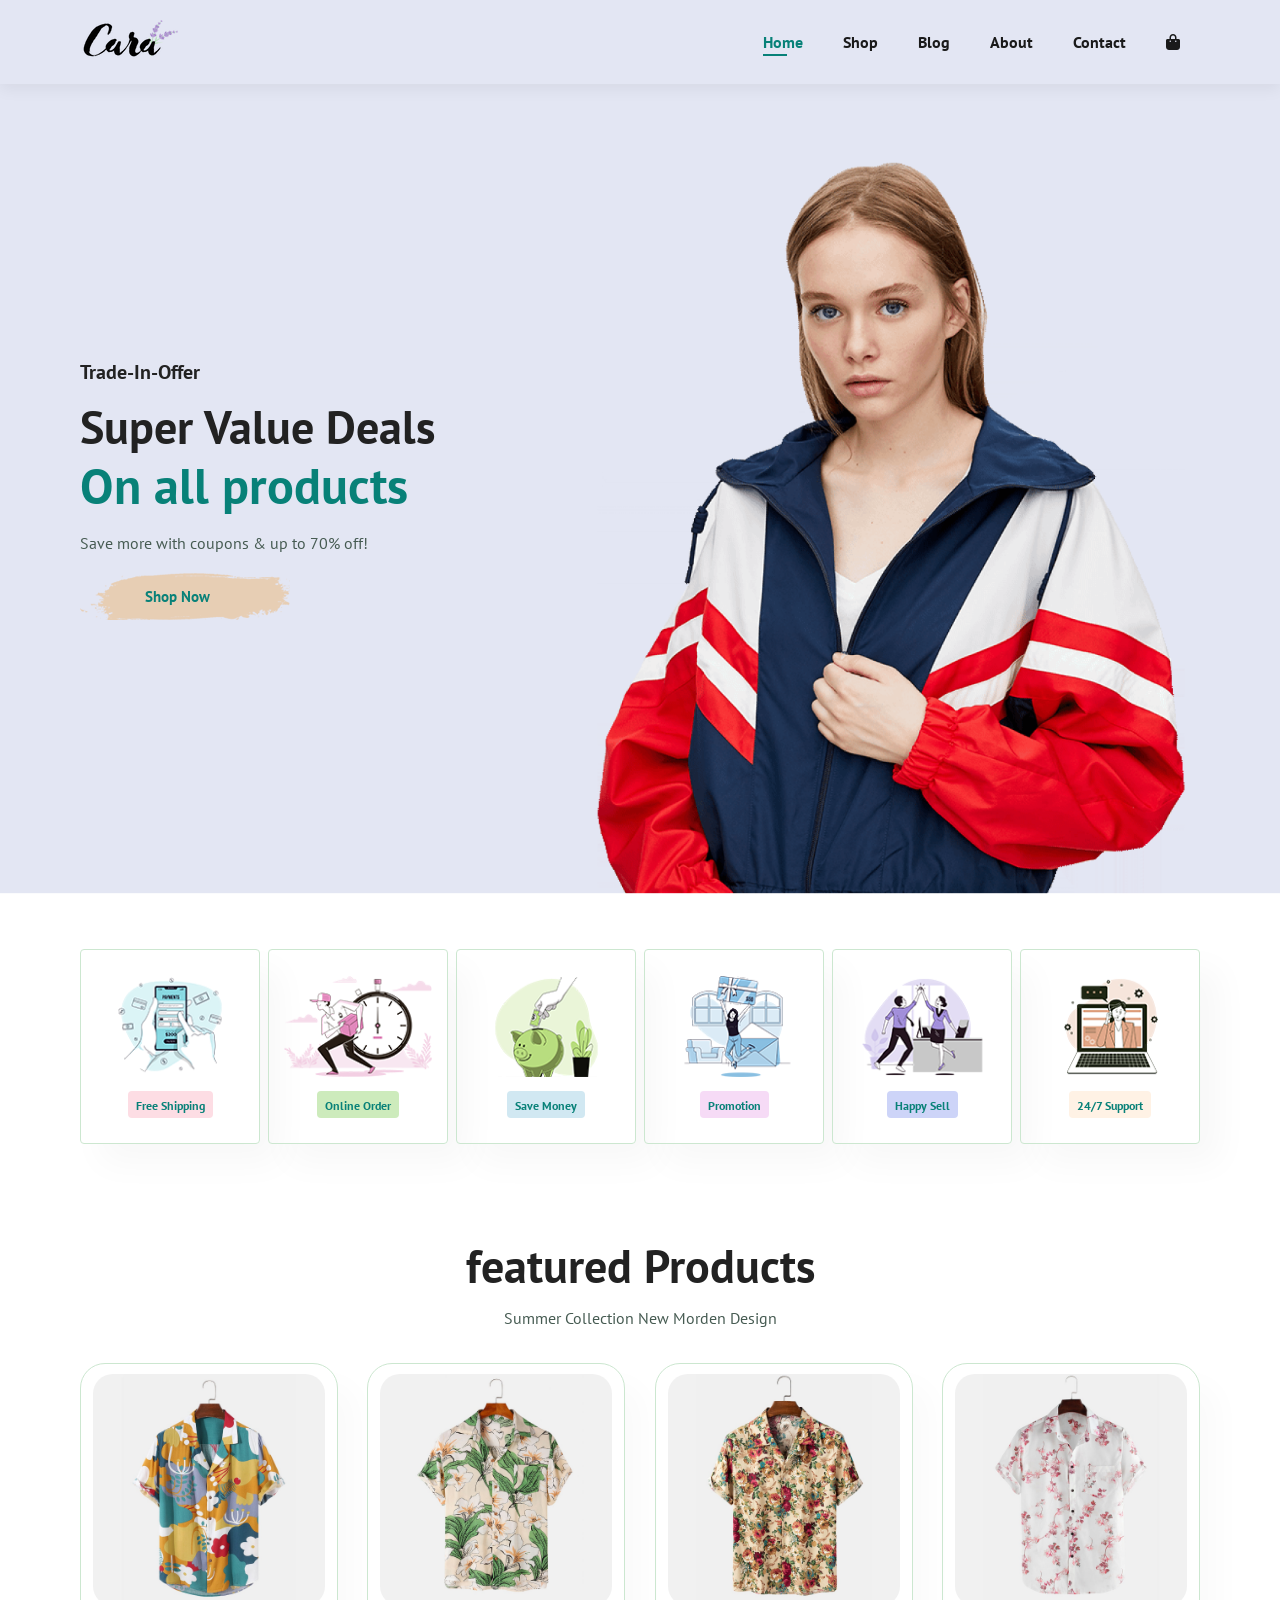
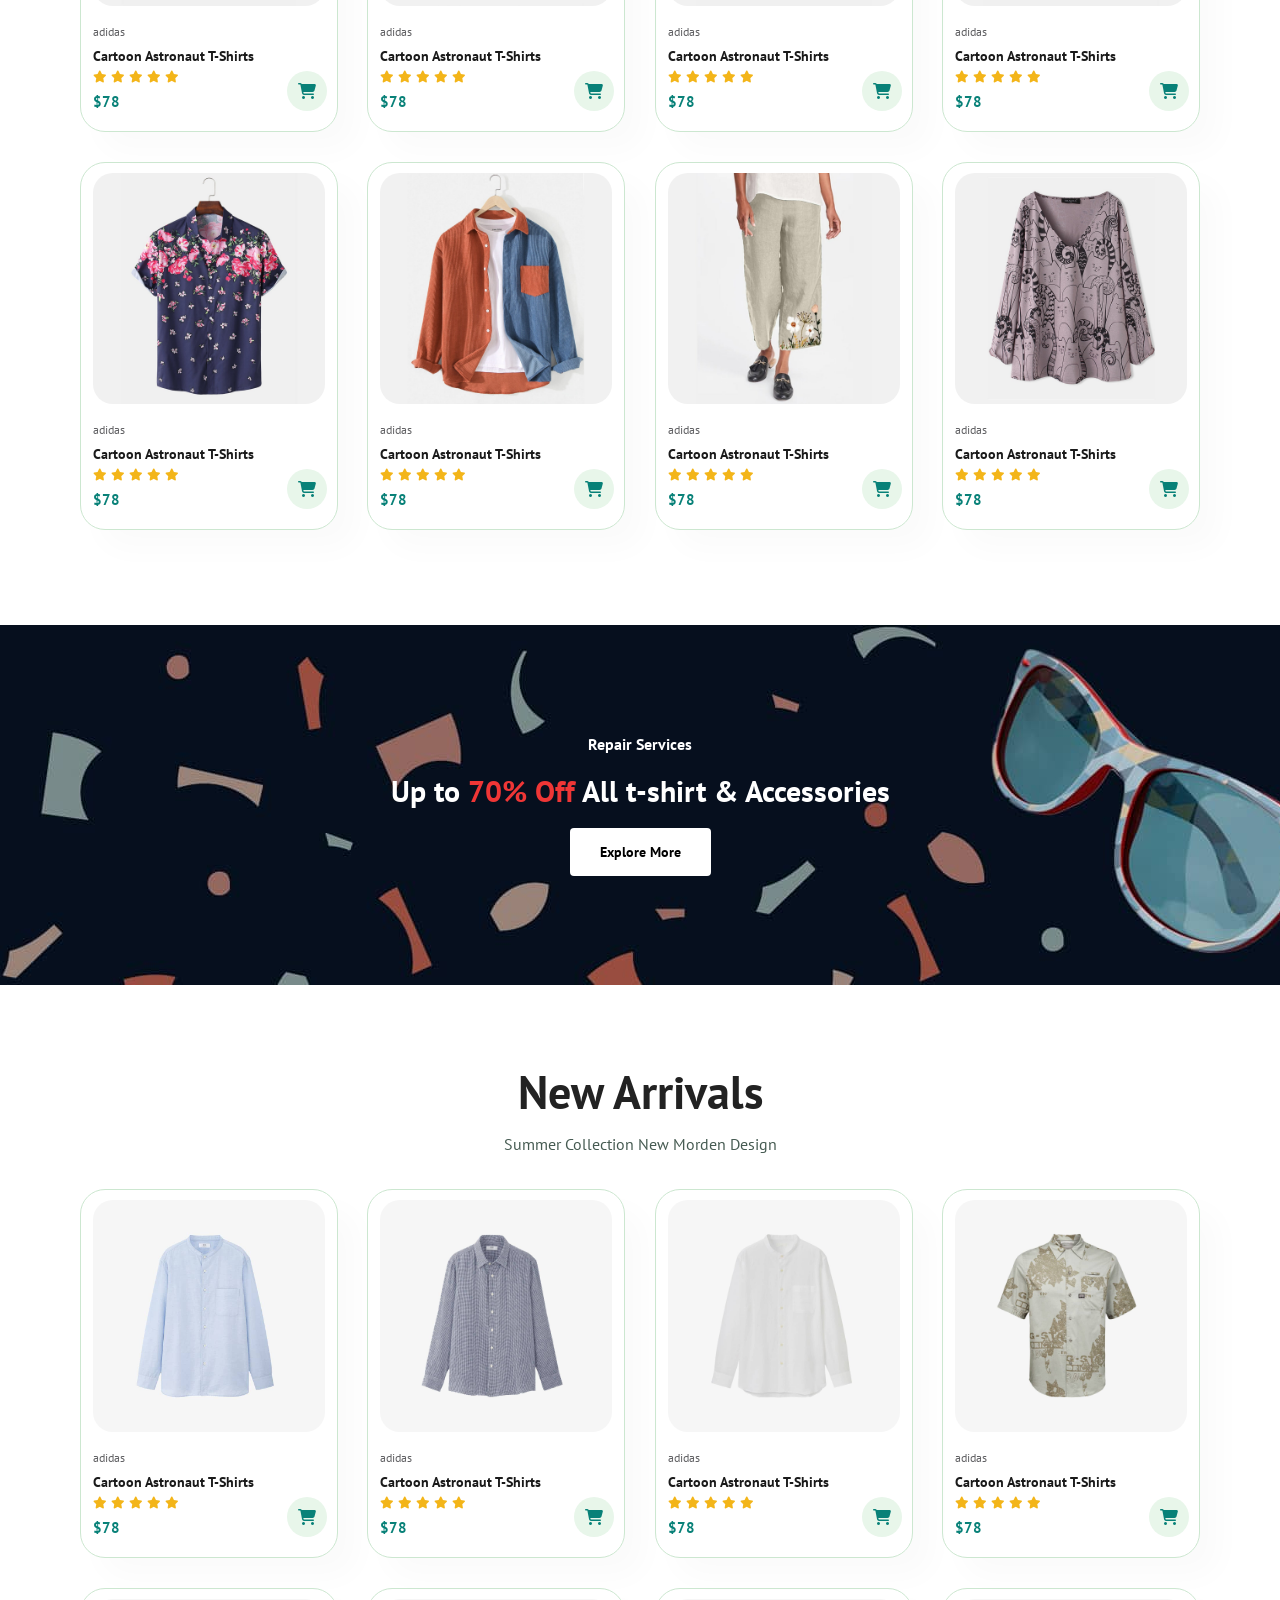
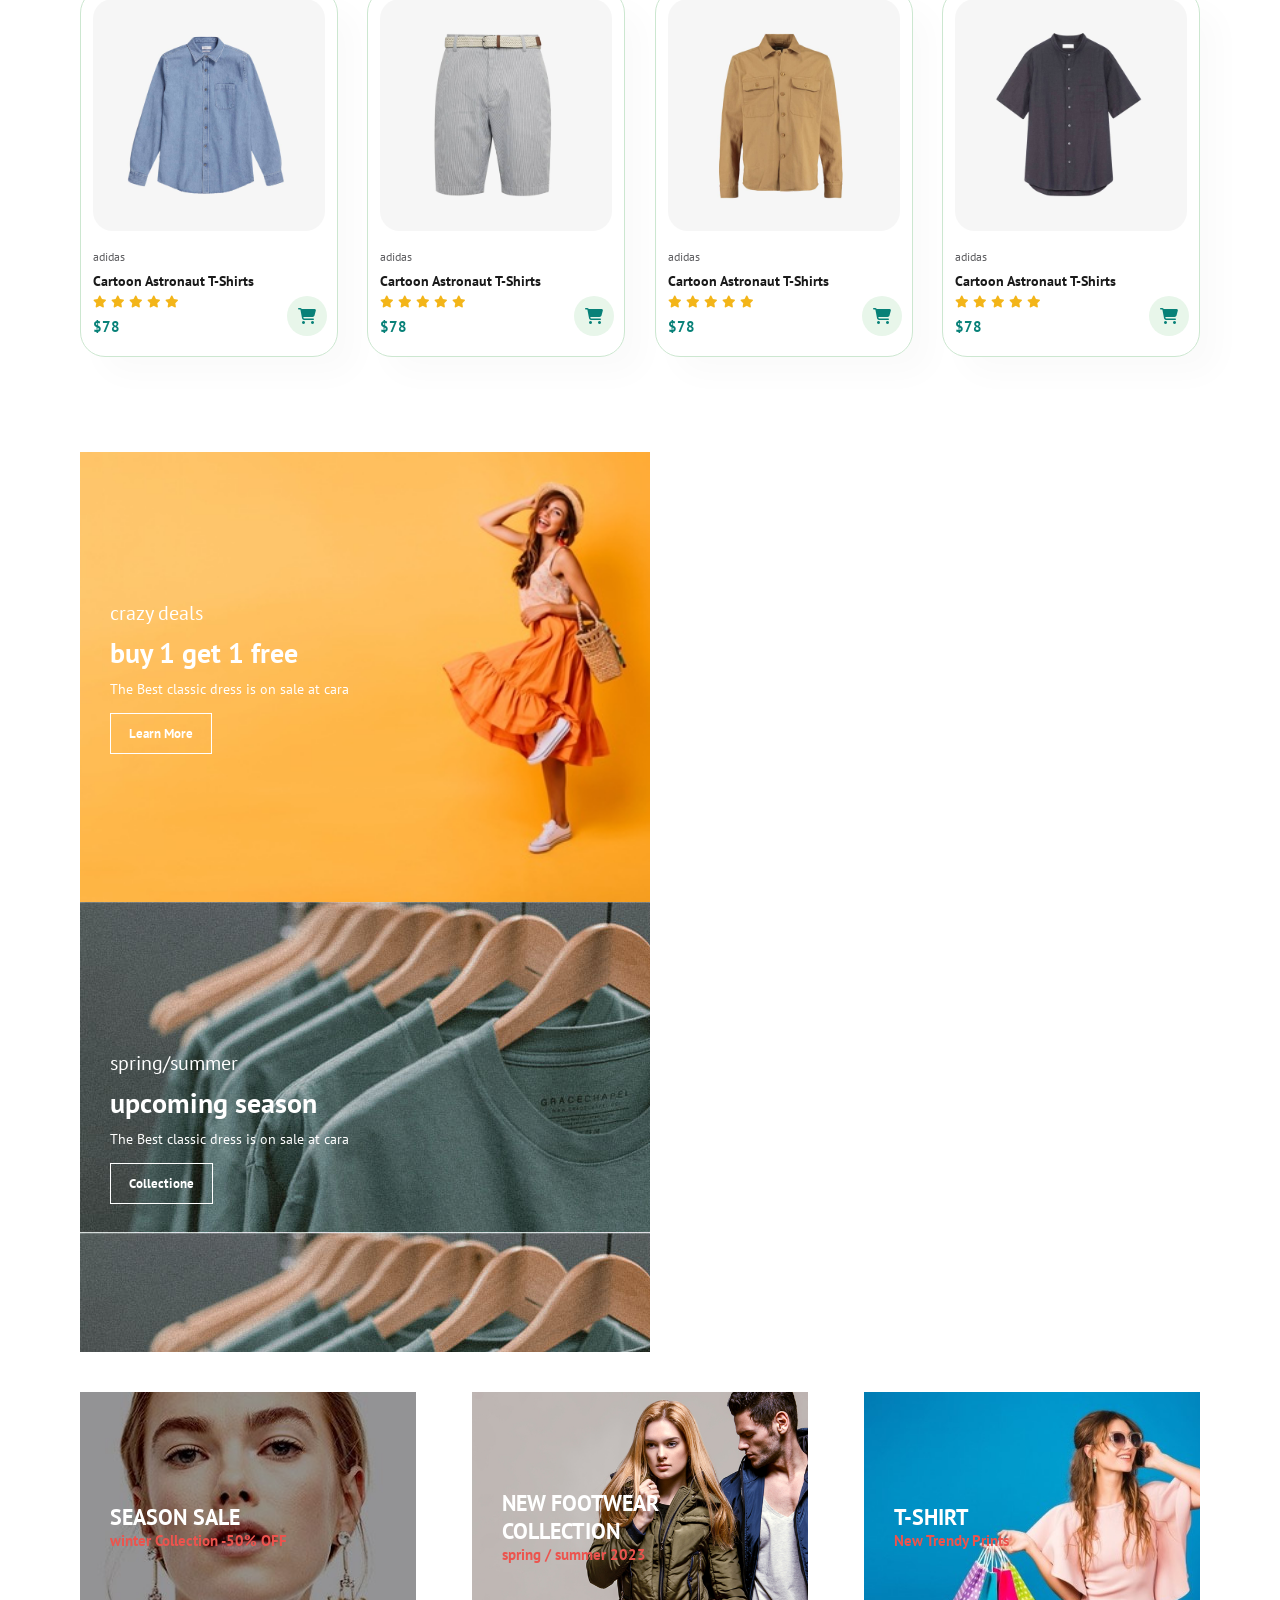
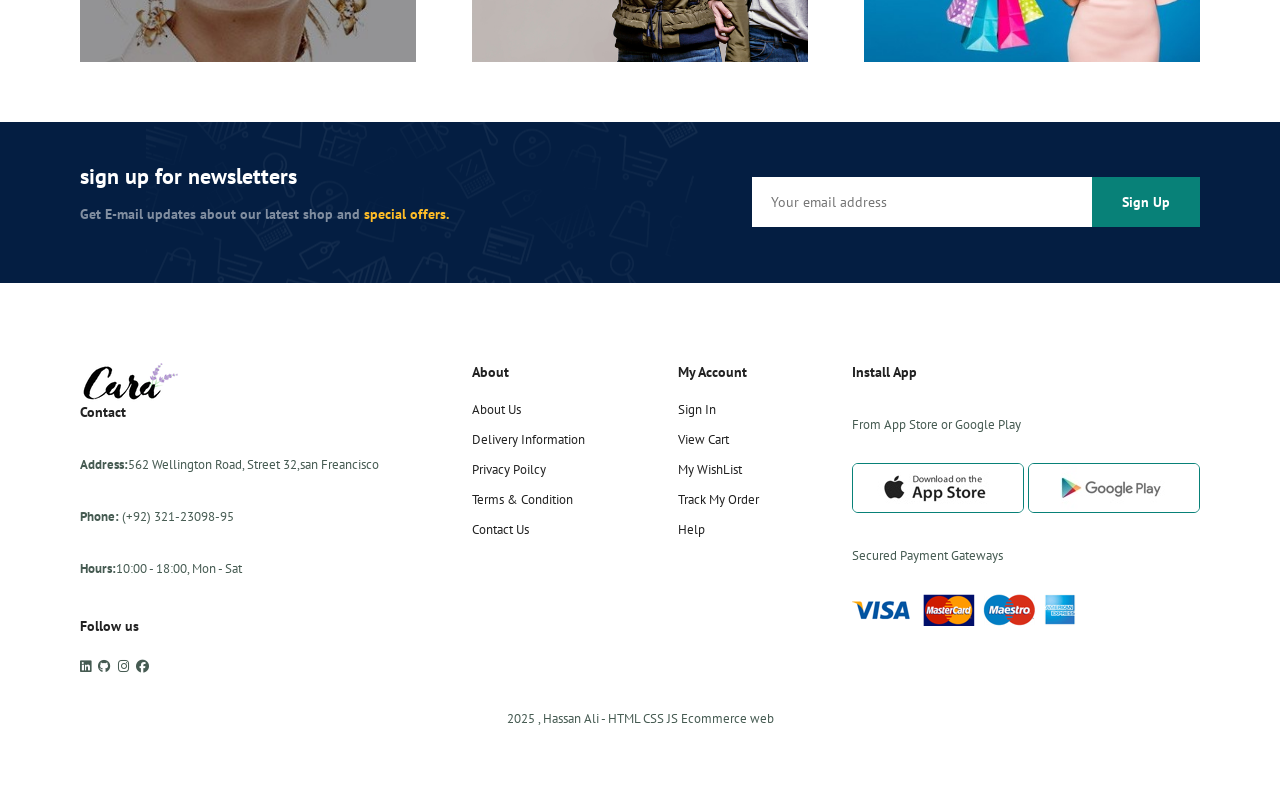
<file: index.html>
<!DOCTYPE html>
<html lang="en">
<head>
    <meta charset="UTF-8">
    <meta name="viewport" content="width=device-width, initial-scale=1.0">
    <title>Cara - Your Ecommerce App</title>
    <link rel="shortcut icon" href="./assets/icon.png" type="image/.png">
    <link rel="stylesheet" href="https://cdnjs.cloudflare.com/ajax/libs/font-awesome/6.4.0/css/all.min.css"/>
    <link rel="stylesheet" href="./css/style.css">
    <link rel="stylesheet" href="./css/responsiveHome.css">
</head>
<body>
    <section id="header">
        <a href="./index.html"><img src="./assets/logo.png" alt="logo" class="logo"></a>
        <div>
            <ul id="navbar">
                <li><a class="active" href="/index.html">Home</a></li>
                <li><a href="./sub-pages/shop.html">Shop</a></li>
                <li><a href="./sub-pages/blog.html">Blog</a></li>
                <li><a href="./sub-pages/about.html">About</a></li>
                <li><a href="./sub-pages/contact.html">Contact</a></li>
                <li class="lg-bag"><a href="./sub-pages/cart.html"><i class="fa-solid fa-bag-shopping"></i></a></li>
                <a href="#" id="close"><i class="fa-solid fa-xmark"></i></a>
            </ul>
        </div>
        <div id="mobile">
            
            <a href="./sub-pages/cart.html"><i class="fa-solid fa-bag-shopping"></i></a>
            <i  id="bar" class="fa-solid fa-bars"></i>
        </div>
    </section>
    <section id="hero">
        <h4>Trade-In-Offer</h4>
        <h2>Super Value Deals</h2>
        <h1>On all products</h1>
        <p>Save more with coupons & up to 70% off!</p>
        <button> Shop Now</button>
    </section>
    <section id="feature" class="section-p1">
        <div class="fe-box">
            <img src="./assets/features/f1.png" alt="F-1">
            <h6>Free Shipping</h6>
        </div>
        <div class="fe-box">
            <img src="./assets/features/f2.png" alt="F-1">
            <h6>Online Order</h6>
        </div>
        <div class="fe-box">
            <img src="./assets/features/f3.png" alt="F-1">
            <h6>Save Money</h6>
        </div>
        <div class="fe-box">
            <img src="./assets/features/f4.png" alt="F-1">
            <h6>Promotion</h6>
        </div>
        <div class="fe-box">
            <img src="./assets/features/f5.png" alt="F-1">
            <h6>Happy Sell</h6>
        </div>
        <div class="fe-box">
            <img src="./assets/features/f6.png" alt="F-1">
            <h6>24/7 Support</h6>
        </div>
    </section> 
    <section id="product1" class="section-p1">
        <h2>featured Products</h2>
        <p>Summer Collection New Morden Design</p>
        <div class="pro-container">
            <div class="pro">
                <img src="./assets/products/f1.jpg" alt="P-1">
                <div class="des">
                    <span>adidas</span>
                    <h5>Cartoon Astronaut T-Shirts</h5>
                    <div class="star">
                        <i class="fa-solid fa-star"></i>
                        <i class="fa-solid fa-star"></i>
                        <i class="fa-solid fa-star"></i>
                        <i class="fa-solid fa-star"></i>
                        <i class="fa-solid fa-star"></i>
                    </div>
                    <h4>$78</h4>
                </div>
                <a href="#" class="cart"><i class="fa-solid fa-cart-shopping"></i></a>
            </div>
            <div class="pro">
                <img src="./assets/products/f2.jpg" alt="P-2">
                <div class="des">
                    <span>adidas</span>
                    <h5>Cartoon Astronaut T-Shirts</h5>
                    <div class="star">
                        <i class="fa-solid fa-star"></i>
                        <i class="fa-solid fa-star"></i>
                        <i class="fa-solid fa-star"></i>
                        <i class="fa-solid fa-star"></i>
                        <i class="fa-solid fa-star"></i>
                    </div>
                    <h4>$78</h4>
                </div>
                <a href="#" class="cart"><i class="fa-solid fa-cart-shopping"></i></a>
            </div>
            <div class="pro">
                <img src="./assets/products/f3.jpg" alt="P-3">
                <div class="des">
                    <span>adidas</span>
                    <h5>Cartoon Astronaut T-Shirts</h5>
                    <div class="star">
                        <i class="fa-solid fa-star"></i>
                        <i class="fa-solid fa-star"></i>
                        <i class="fa-solid fa-star"></i>
                        <i class="fa-solid fa-star"></i>
                        <i class="fa-solid fa-star"></i>
                    </div>
                    <h4>$78</h4>
                </div>
                <a href="#" class="cart"><i class="fa-solid fa-cart-shopping"></i></a>
            </div>
            <div class="pro">
                <img src="./assets/products/f4.jpg" alt="P-4">
                <div class="des">
                    <span>adidas</span>
                    <h5>Cartoon Astronaut T-Shirts</h5>
                    <div class="star">
                        <i class="fa-solid fa-star"></i>
                        <i class="fa-solid fa-star"></i>
                        <i class="fa-solid fa-star"></i>
                        <i class="fa-solid fa-star"></i>
                        <i class="fa-solid fa-star"></i>
                    </div>
                    <h4>$78</h4>
                </div>
                <a href="#" class="cart"><i class="fa-solid fa-cart-shopping"></i></a>
            </div>
            <div class="pro">
                <img src="./assets/products/f5.jpg" alt="P-5">
                <div class="des">
                    <span>adidas</span>
                    <h5>Cartoon Astronaut T-Shirts</h5>
                    <div class="star">
                        <i class="fa-solid fa-star"></i>
                        <i class="fa-solid fa-star"></i>
                        <i class="fa-solid fa-star"></i>
                        <i class="fa-solid fa-star"></i>
                        <i class="fa-solid fa-star"></i>
                    </div>
                    <h4>$78</h4>
                </div>
                <a href="#" class="cart"><i class="fa-solid fa-cart-shopping"></i></a>
            </div>
            <div class="pro">
                <img src="./assets/products/f6.jpg" alt="P-6">
                <div class="des">
                    <span>adidas</span>
                    <h5>Cartoon Astronaut T-Shirts</h5>
                    <div class="star">
                        <i class="fa-solid fa-star"></i>
                        <i class="fa-solid fa-star"></i>
                        <i class="fa-solid fa-star"></i>
                        <i class="fa-solid fa-star"></i>
                        <i class="fa-solid fa-star"></i>
                    </div>
                    <h4>$78</h4>
                </div>
                <a href="#" class="cart"><i class="fa-solid fa-cart-shopping"></i></a>
            </div>
            <div class="pro">
                <img src="./assets/products/f7.jpg" alt="P-7">
                <div class="des">
                    <span>adidas</span>
                    <h5>Cartoon Astronaut T-Shirts</h5>
                    <div class="star">
                        <i class="fa-solid fa-star"></i>
                        <i class="fa-solid fa-star"></i>
                        <i class="fa-solid fa-star"></i>
                        <i class="fa-solid fa-star"></i>
                        <i class="fa-solid fa-star"></i>
                    </div>
                    <h4>$78</h4>
                </div>
                <a href="#" class="cart"><i class="fa-solid fa-cart-shopping"></i></a>
            </div>
            <div class="pro">
                <img src="./assets/products/f8.jpg" alt="P-8">
                <div class="des">
                    <span>adidas</span>
                    <h5>Cartoon Astronaut T-Shirts</h5>
                    <div class="star">
                        <i class="fa-solid fa-star"></i>
                        <i class="fa-solid fa-star"></i>
                        <i class="fa-solid fa-star"></i>
                        <i class="fa-solid fa-star"></i>
                        <i class="fa-solid fa-star"></i>
                    </div>
                    <h4>$78</h4>
                </div>
                <a href="#" class="cart"><i class="fa-solid fa-cart-shopping"></i></a>
            </div>
        </div>
    </section>
    <section id="banner" class="section-m1">
        <h4>Repair Services</h4>
        <h2>Up to <span>70% Off</span> All t-shirt & Accessories</h2>
        <button class="normal">Explore More</button>
    </section>
    <section id="product1" class="section-p1">
        <h2>New Arrivals</h2>
        <p>Summer Collection New Morden Design</p>
        <div class="pro-container">
            <div class="pro">
                <img src="./assets/products/n1.jpg" alt="N-1">
                <div class="des">
                    <span>adidas</span>
                    <h5>Cartoon Astronaut T-Shirts</h5>
                    <div class="star">
                        <i class="fa-solid fa-star"></i>
                        <i class="fa-solid fa-star"></i>
                        <i class="fa-solid fa-star"></i>
                        <i class="fa-solid fa-star"></i>
                        <i class="fa-solid fa-star"></i>
                    </div>
                    <h4>$78</h4>
                </div>
                <a href="#" class="cart"><i class="fa-solid fa-cart-shopping"></i></a>
            </div>
            <div class="pro">
                <img src="./assets/products/n2.jpg" alt="N-2">
                <div class="des">
                    <span>adidas</span>
                    <h5>Cartoon Astronaut T-Shirts</h5>
                    <div class="star">
                        <i class="fa-solid fa-star"></i>
                        <i class="fa-solid fa-star"></i>
                        <i class="fa-solid fa-star"></i>
                        <i class="fa-solid fa-star"></i>
                        <i class="fa-solid fa-star"></i>
                    </div>
                    <h4>$78</h4>
                </div>
                <a href="#" class="cart"><i class="fa-solid fa-cart-shopping"></i></a>
            </div>
            <div class="pro">
                <img src="./assets/products/n3.jpg" alt="N-3">
                <div class="des">
                    <span>adidas</span>
                    <h5>Cartoon Astronaut T-Shirts</h5>
                    <div class="star">
                        <i class="fa-solid fa-star"></i>
                        <i class="fa-solid fa-star"></i>
                        <i class="fa-solid fa-star"></i>
                        <i class="fa-solid fa-star"></i>
                        <i class="fa-solid fa-star"></i>
                    </div>
                    <h4>$78</h4>
                </div>
                <a href="#" class="cart"><i class="fa-solid fa-cart-shopping"></i></a>
            </div>
            <div class="pro">
                <img src="./assets/products/n4.jpg" alt="N-4">
                <div class="des">
                    <span>adidas</span>
                    <h5>Cartoon Astronaut T-Shirts</h5>
                    <div class="star">
                        <i class="fa-solid fa-star"></i>
                        <i class="fa-solid fa-star"></i>
                        <i class="fa-solid fa-star"></i>
                        <i class="fa-solid fa-star"></i>
                        <i class="fa-solid fa-star"></i>
                    </div>
                    <h4>$78</h4>
                </div>
                <a href="#" class="cart"><i class="fa-solid fa-cart-shopping"></i></a>
            </div>
            <div class="pro">
                <img src="./assets/products/n5.jpg" alt="N-5">
                <div class="des">
                    <span>adidas</span>
                    <h5>Cartoon Astronaut T-Shirts</h5>
                    <div class="star">
                        <i class="fa-solid fa-star"></i>
                        <i class="fa-solid fa-star"></i>
                        <i class="fa-solid fa-star"></i>
                        <i class="fa-solid fa-star"></i>
                        <i class="fa-solid fa-star"></i>
                    </div>
                    <h4>$78</h4>
                </div>
                <a href="#" class="cart"><i class="fa-solid fa-cart-shopping"></i></a>
            </div>
            <div class="pro">
                <img src="./assets/products/n6.jpg" alt="N-6">
                <div class="des">
                    <span>adidas</span>
                    <h5>Cartoon Astronaut T-Shirts</h5>
                    <div class="star">
                        <i class="fa-solid fa-star"></i>
                        <i class="fa-solid fa-star"></i>
                        <i class="fa-solid fa-star"></i>
                        <i class="fa-solid fa-star"></i>
                        <i class="fa-solid fa-star"></i>
                    </div>
                    <h4>$78</h4>
                </div>
                <a href="#" class="cart"><i class="fa-solid fa-cart-shopping"></i></a>
            </div>
            <div class="pro">
                <img src="./assets/products/n7.jpg" alt="N-7">
                <div class="des">
                    <span>adidas</span>
                    <h5>Cartoon Astronaut T-Shirts</h5>
                    <div class="star">
                        <i class="fa-solid fa-star"></i>
                        <i class="fa-solid fa-star"></i>
                        <i class="fa-solid fa-star"></i>
                        <i class="fa-solid fa-star"></i>
                        <i class="fa-solid fa-star"></i>
                    </div>
                    <h4>$78</h4>
                </div>
                <a href="#" class="cart"><i class="fa-solid fa-cart-shopping"></i></a>
            </div>
            <div class="pro">
                <img src="./assets/products/n8.jpg" alt="N-8">
                <div class="des">
                    <span>adidas</span>
                    <h5>Cartoon Astronaut T-Shirts</h5>
                    <div class="star">
                        <i class="fa-solid fa-star"></i>
                        <i class="fa-solid fa-star"></i>
                        <i class="fa-solid fa-star"></i>
                        <i class="fa-solid fa-star"></i>
                        <i class="fa-solid fa-star"></i>
                    </div>
                    <h4>$78</h4>
                </div>
                <a href="#" class="cart"><i class="fa-solid fa-cart-shopping"></i></a>
            </div>
            
            </div>
        </div>
    </section>
    <section id="sm-banner" class="section-p1">
        <div class="bannner-box">
            <h4>crazy deals</h4>
            <h2>buy 1 get 1 free</h2>
            <span>The Best classic dress is on sale at cara</span>
            <button class="white">Learn More</button>
        </div>
        <div class="bannner-box">
            <h4>spring/summer</h4>
            <h2>upcoming season</h2>
            <span>The Best classic dress is on sale at cara</span>
            <button class="white">Collectione</button>
        </div>
    </section>
    <section id="banner3">
        <div class="banner-box">
            <h4>SEASON SALE</h4>
            <h3>winter Collection -50% OFF</h3>
        </div>
        <div class="banner-box banner-box2">
            <h4>NEW FOOTWEAR COLLECTION</h4>
            <h3>spring / summer 2023</h3>
        </div>
        <div class="banner-box banner-box3">
            <h4>T-SHIRT</h4>
            <h3>New Trendy Prints</h3>
        </div>
    </section>
    <section id="newsletter" class="section-p1 section-m1">
        <div class="newstext">
            <h4>sign up for newsletters</h4>
            <p>Get E-mail updates about our latest shop and <span>special offers.</span></p>
        </div>
        <div class="form">
            <input type="text" placeholder="Your email address">
            <button class="normal">Sign Up</button>
        </div>
    </section>
    <footer class="section-p1">
        <div class="col">
            <img src="./assets/logo.png" alt="logo" class="logoS">
            <h4>Contact</h4>
            <p><strong>Address:</strong>562 Wellington Road, Street 32,san Freancisco</p>
            <p><strong>Phone:</strong> (+92) 321-23098-95</p>
            <p><strong>Hours:</strong>10:00 - 18:00, Mon - Sat</p>
                        <div class="follow">
                <h4>Follow us</h4>
                <div class="icon">
                    <a href="https://www.linkedin.com/in/in/hassan-ali-132437344" target="_blank"
                    rel="noopener noreferrer">
                    <i class="fa-brands fa-linkedin"></i>
                </a>
                <a href="https://github.com/Hassanali20005" target="_blank" rel="noopener noreferrer">
                    <i class="fa-brands fa-github"></i>
                </a>
                <a href="https://www.instagram.com/itxs.hassanali" target="_blank"
                    rel="noopener noreferrer">
                    <i class="fa-brands fa-instagram"></i>
                </a>
                <a href="https://www.facebook.com/itxs.hassanali" target="_blank"
                    rel="noopener noreferrer">
                    <i class="fa-brands fa-facebook"></i>
                </a>
                </div>
            </div>
        </div>
        <div class="col">
            <h4>About</h4>
            <a href="#">About Us</a>
            <a href="#">Delivery Information</a>
            <a href="#">Privacy Poilcy</a>
            <a href="#">Terms & Condition</a>
            <a href="#">Contact Us</a>
        </div>
        <div class="col">
            <h4>My Account </h4>
            <a href="#">Sign In</a>
            <a href="#">View Cart</a>
            <a href="#">My WishList</a>
            <a href="#">Track My Order</a>
            <a href="#">Help</a>
        </div>
        <div class="col install">
            <h4>Install App</h4>
            <p>From App Store or Google Play</p>
            <div class="row">
                <img src="./assets/pay/app.jpg" alt="app">
                <img src="./assets/pay/play.jpg" alt="play">
            </div>
            <p>Secured Payment Gateways</p>
            <img src="./assets/pay/pay.png" alt="pay">
        </div>
        <div class="copyright">
            <p>2025 , Hassan Ali - HTML CSS JS Ecommerce web</p>
        </div>
    </footer>
   <script src="./js/responsiveHome.js"></script>
</body>
</html>
</file>
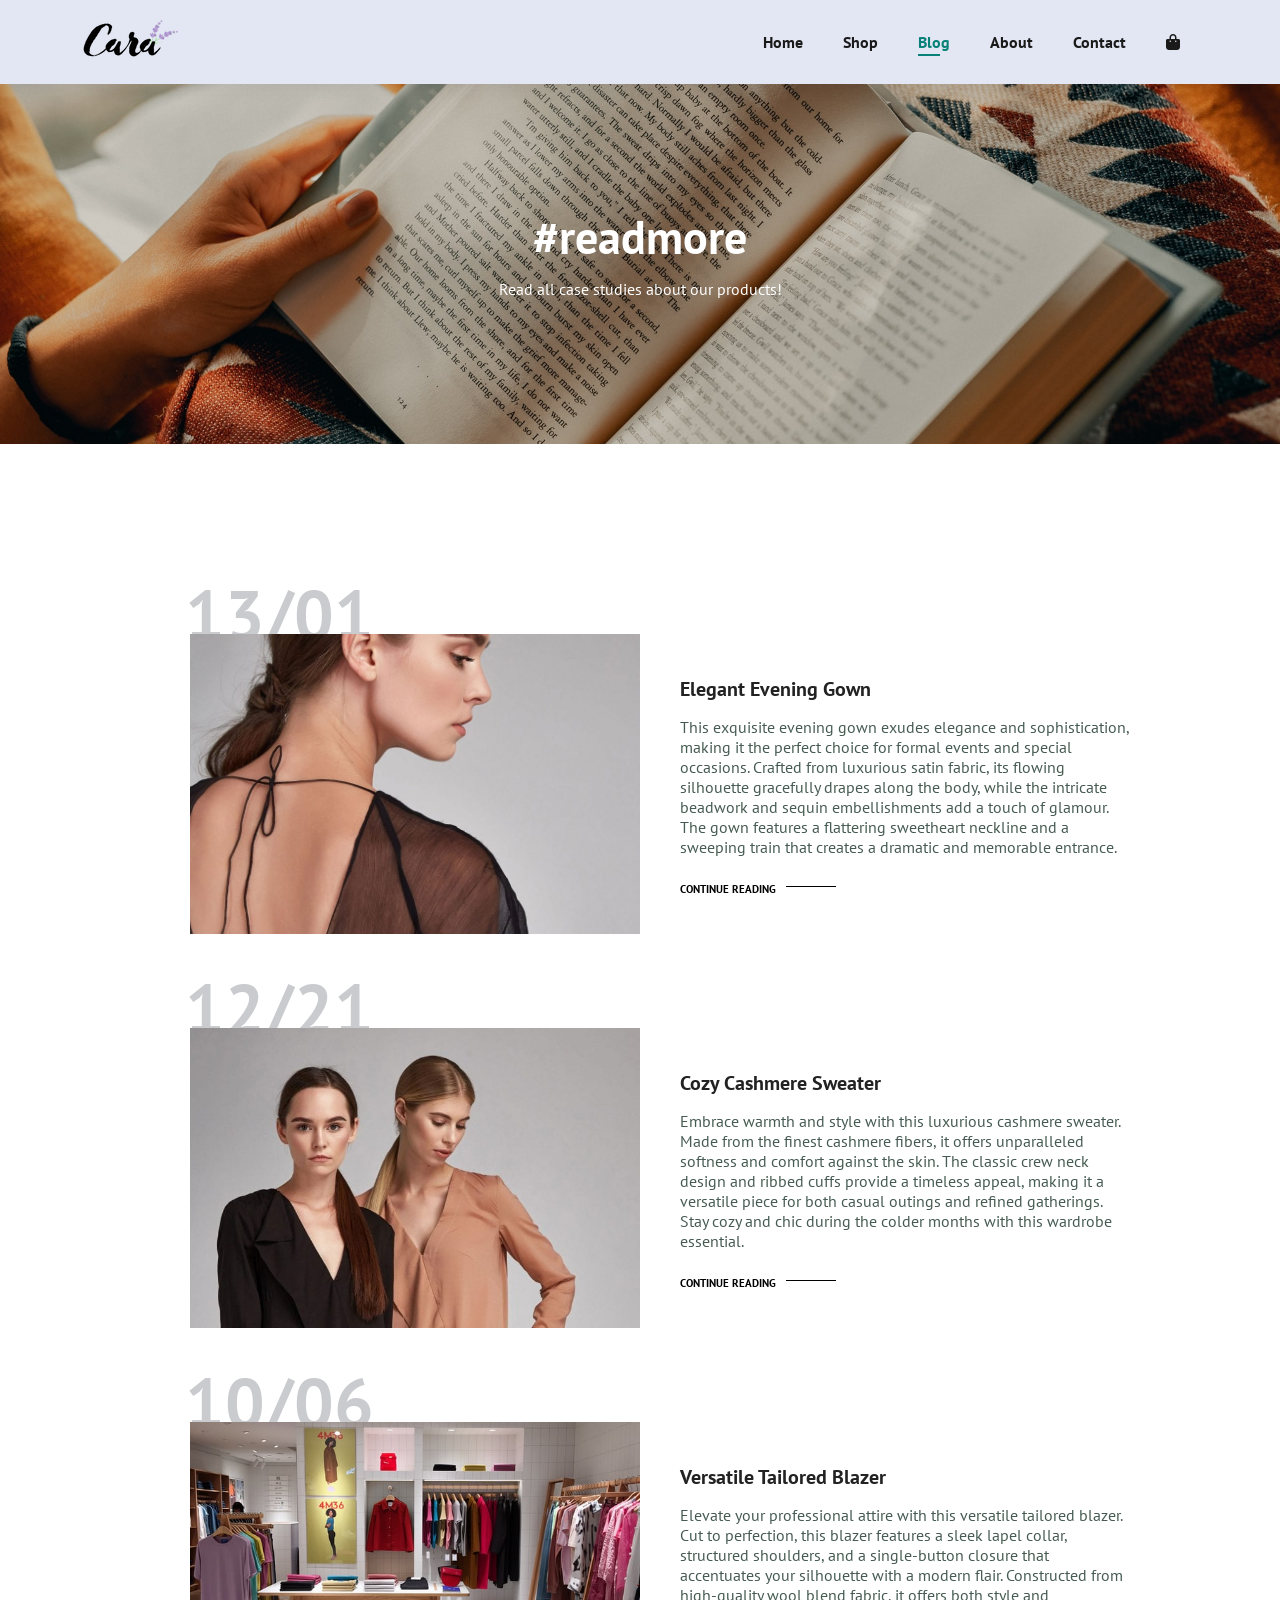
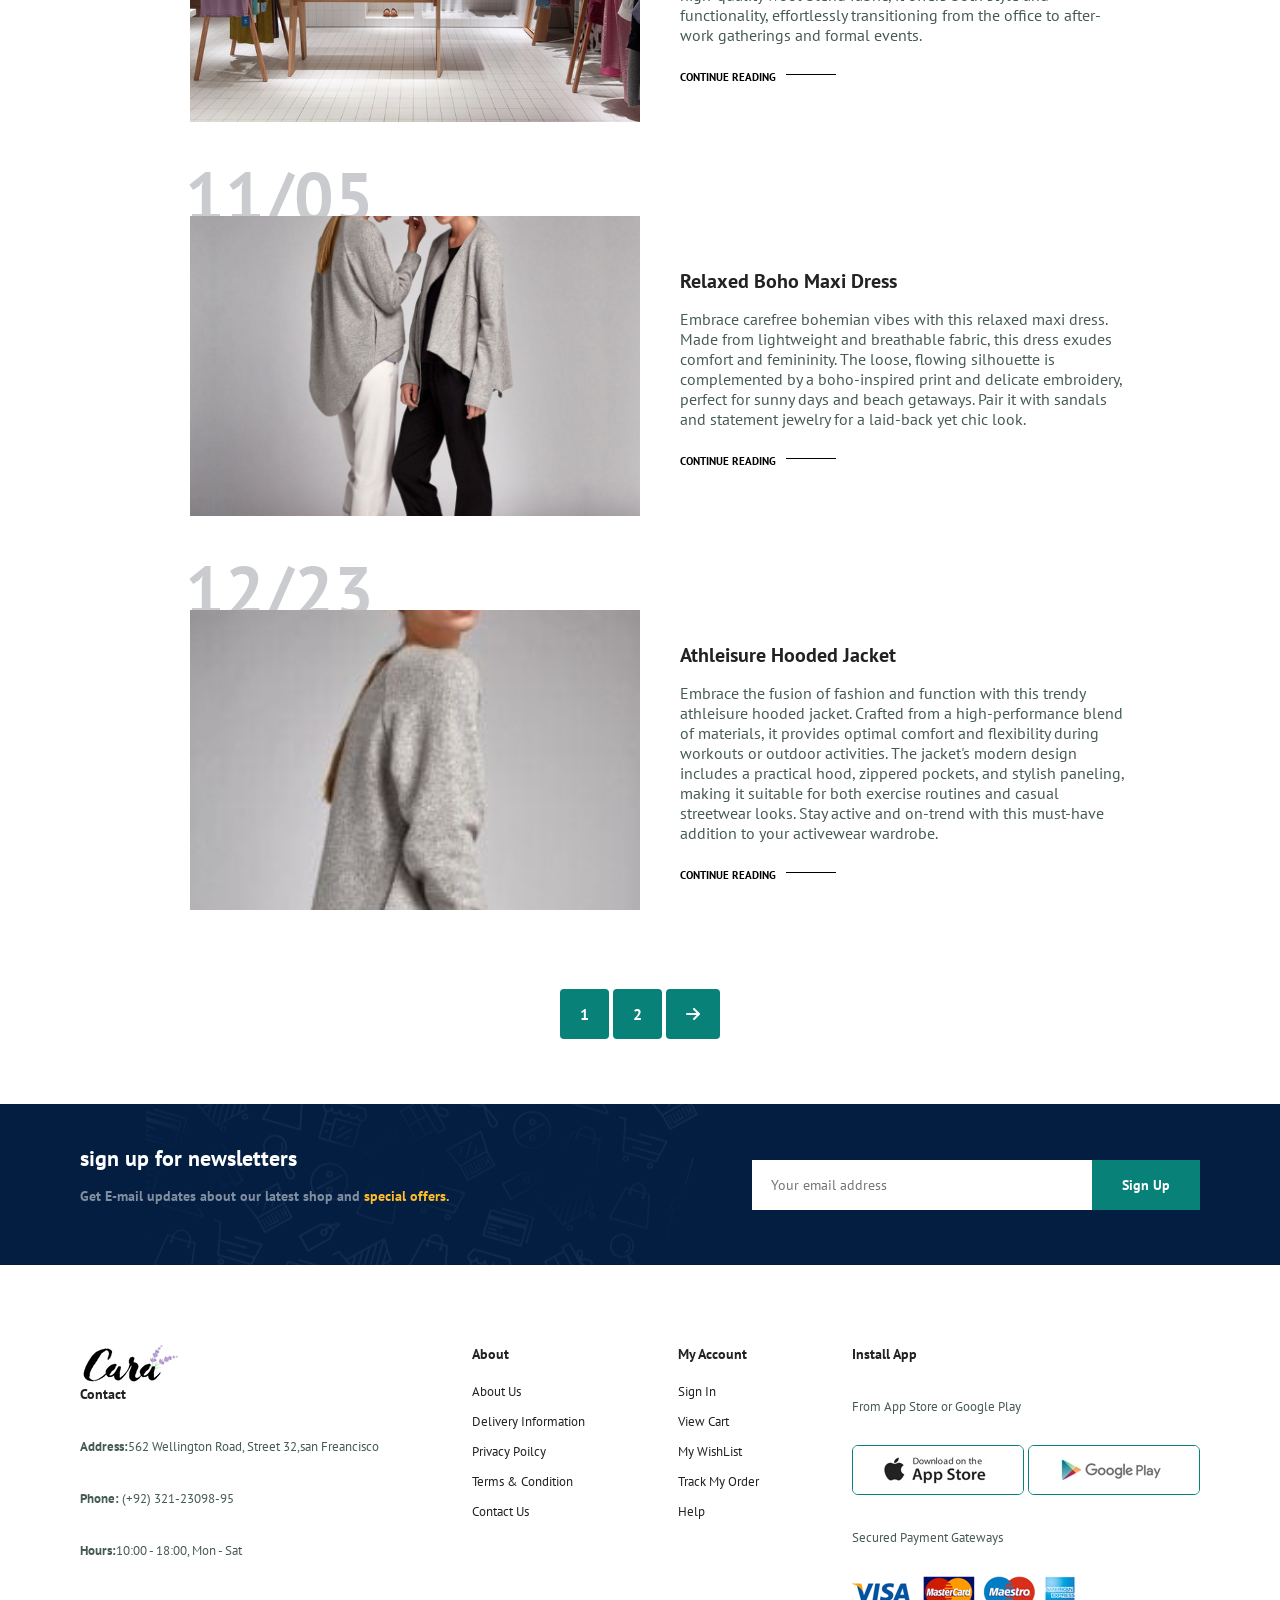
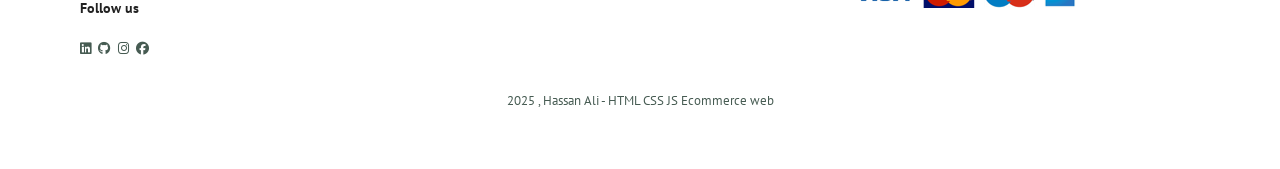
<file: sub-pages/blog.html>
<!DOCTYPE html>
<html lang="en">
<head>
    <meta charset="UTF-8">
    <meta name="viewport" content="width=device-width, initial-scale=1.0">
    <title>Blog</title>
    <link rel="shortcut icon" href="../assets/icon.png" type="image/.png">
    <link rel="stylesheet" href="https://cdnjs.cloudflare.com/ajax/libs/font-awesome/6.4.0/css/all.min.css"/>
    <link rel="stylesheet" href="../css/style.css">
    <link rel="stylesheet" href="../css/responsiveHome.css">
    <link rel="stylesheet" href="../css/blog.css">
    <link rel="stylesheet" href="../css/shop.css">
</head>
<body>
    <section id="header">
        <a href="../index.html"><img src="../assets/logo.png" alt="logo" class="logo"></a>
        <div>
            <ul id="navbar">
                <li><a  href="../index.html">Home</a></li>
                <li><a  href="../sub-pages/shop.html">Shop</a></li>
                <li><a class="active" href="../sub-pages/blog.html">Blog</a></li>
                <li><a href="../sub-pages/about.html">About</a></li>
                <li><a href="../sub-pages/contact.html">Contact</a></li>
                <li class="lg-bag"><a href="../sub-pages/cart.html"><i class="fa-solid fa-bag-shopping"></i></a></li>
                <a href="#" id="close"><i class="fa-solid fa-xmark"></i></a>
            </ul>
        </div>
        <div id="mobile">
            
            <a href="./sub-pages/cart.html"><i class="fa-solid fa-bag-shopping"></i></a>
            <i  id="bar" class="fa-solid fa-bars"></i>
        </div>
    </section>
    <section id="page-header" class="blog-header">
        <h2>#readmore</h2>
        <p>Read all case studies about our products!</p>
    </section> 
    <section id="blog">
        <div class="blog-box">
            <div class="blog-img">
                <img src="../assets/blog/b1.jpg" alt="B-1">
            </div>
            <div class="blog-details">
                <h4>Elegant Evening Gown</h4>
                <p>This exquisite evening gown exudes elegance and sophistication, making it the perfect choice for formal events and special occasions. Crafted from luxurious satin fabric, its flowing silhouette gracefully drapes along the body, while the intricate beadwork and sequin embellishments add a touch of glamour. The gown features a flattering sweetheart neckline and a sweeping train that creates a dramatic and memorable entrance.</p>
                <a href="#">CONTINUE READING</a>
            </div>
            <h1>13/01</h1>
        </div>
        <div class="blog-box">
            <div class="blog-img">
                <img src="../assets/blog/b2.jpg" alt="B-2">
            </div>
            <div class="blog-details">
                <h4>Cozy Cashmere Sweater</h4>
                <p>Embrace warmth and style with this luxurious cashmere sweater. Made from the finest cashmere fibers, it offers unparalleled softness and comfort against the skin. The classic crew neck design and ribbed cuffs provide a timeless appeal, making it a versatile piece for both casual outings and refined gatherings. Stay cozy and chic during the colder months with this wardrobe essential.</p>
                <a href="#">CONTINUE READING</a>
            </div>
            <h1>12/21</h1>
        </div>
        <div class="blog-box">
            <div class="blog-img">
                <img src="../assets/blog/b3.jpg" alt="B-3">
            </div>
            <div class="blog-details">
                <h4>Versatile Tailored Blazer</h4>
                <p>Elevate your professional attire with this versatile tailored blazer. Cut to perfection, this blazer features a sleek lapel collar, structured shoulders, and a single-button closure that accentuates your silhouette with a modern flair. Constructed from high-quality wool blend fabric, it offers both style and functionality, effortlessly transitioning from the office to after-work gatherings and formal events.</p>
                <a href="#">CONTINUE READING</a>
            </div>
            <h1>10/06</h1>
        </div>
        <div class="blog-box">
            <div class="blog-img">
                <img src="../assets/blog/b4.jpg" alt="B-4">
            </div>
            <div class="blog-details">
                <h4>Relaxed Boho Maxi Dress</h4>
                <p>Embrace carefree bohemian vibes with this relaxed maxi dress. Made from lightweight and breathable fabric, this dress exudes comfort and femininity. The loose, flowing silhouette is complemented by a boho-inspired print and delicate embroidery, perfect for sunny days and beach getaways. Pair it with sandals and statement jewelry for a laid-back yet chic look.</p>
                <a href="#">CONTINUE READING</a>
            </div>
            <h1>11/05</h1>
        </div>
        <div class="blog-box">
            <div class="blog-img">
                <img src="../assets/blog/b5.jpg" alt="B-5">
            </div>
            <div class="blog-details">
                <h4>Athleisure Hooded Jacket</h4>
                <p>Embrace the fusion of fashion and function with this trendy athleisure hooded jacket. Crafted from a high-performance blend of materials, it provides optimal comfort and flexibility during workouts or outdoor activities. The jacket's modern design includes a practical hood, zippered pockets, and stylish paneling, making it suitable for both exercise routines and casual streetwear looks. Stay active and on-trend with this must-have addition to your activewear wardrobe.</p>
                <a href="#">CONTINUE READING</a>
            </div>
            <h1>12/23</h1>
        </div>
    </section>
    <section id="pagination" class="section-p1">
        <a href="#">1</a>
        <a href="#">2</a>
        <a href="#"><i class="fa-solid fa-arrow-right"></i></a>
    </section>
    </section>
    <section id="newsletter" class="section-p1 section-m1">
        <div class="newstext">
            <h4>sign up for newsletters</h4>
            <p>Get E-mail updates about our latest shop and <span>special offers.</span></p>
        </div>
        <div class="form">
            <input type="text" placeholder="Your email address">
            <button class="normal">Sign Up</button>
        </div>
    </section>
    <footer class="section-p1">
        <div class="col">
            <img src="../assets/logo.png" alt="logo" class="logoS">
            <h4>Contact</h4>
            <p><strong>Address:</strong>562 Wellington Road, Street 32,san Freancisco</p>
            <p><strong>Phone:</strong> (+92) 321-23098-95</p>
            <p><strong>Hours:</strong>10:00 - 18:00, Mon - Sat</p>
                        <div class="follow">
                <h4>Follow us</h4>
                <div class="icon">
                    <a href="https://www.linkedin.com/in/in/hassan-ali-132437344" target="_blank"
                    rel="noopener noreferrer">
                    <i class="fa-brands fa-linkedin"></i>
                </a>
                <a href="https://github.com/Hassanali20005" target="_blank" rel="noopener noreferrer">
                    <i class="fa-brands fa-github"></i>
                </a>
                <a href="https://www.instagram.com/itxs.hassanali" target="_blank"
                    rel="noopener noreferrer">
                    <i class="fa-brands fa-instagram"></i>
                </a>
                <a href="https://www.facebook.com/itxs.hassanali" target="_blank"
                    rel="noopener noreferrer">
                    <i class="fa-brands fa-facebook"></i>
                </a>
                </div>
            </div>
        </div>
        <div class="col">
            <h4>About</h4>
            <a href="#">About Us</a>
            <a href="#">Delivery Information</a>
            <a href="#">Privacy Poilcy</a>
            <a href="#">Terms & Condition</a>
            <a href="#">Contact Us</a>
        </div>
        <div class="col">
            <h4>My Account </h4>
            <a href="#">Sign In</a>
            <a href="#">View Cart</a>
            <a href="#">My WishList</a>
            <a href="#">Track My Order</a>
            <a href="#">Help</a>
        </div>
        <div class="col install">
            <h4>Install App</h4>
            <p>From App Store or Google Play</p>
            <div class="row">
                <img src="../assets/pay/app.jpg" alt="app">
                <img src="../assets/pay/play.jpg" alt="play">
            </div>
            <p>Secured Payment Gateways</p>
            <img src="../assets/pay/pay.png" alt="pay">
        </div>
        <div class="copyright">
            <p>2025 , Hassan Ali - HTML CSS JS Ecommerce web</p>
        </div>
    </footer>
   <script src="../js/responsiveHome.js"></script>
</body>
</html>
</file>
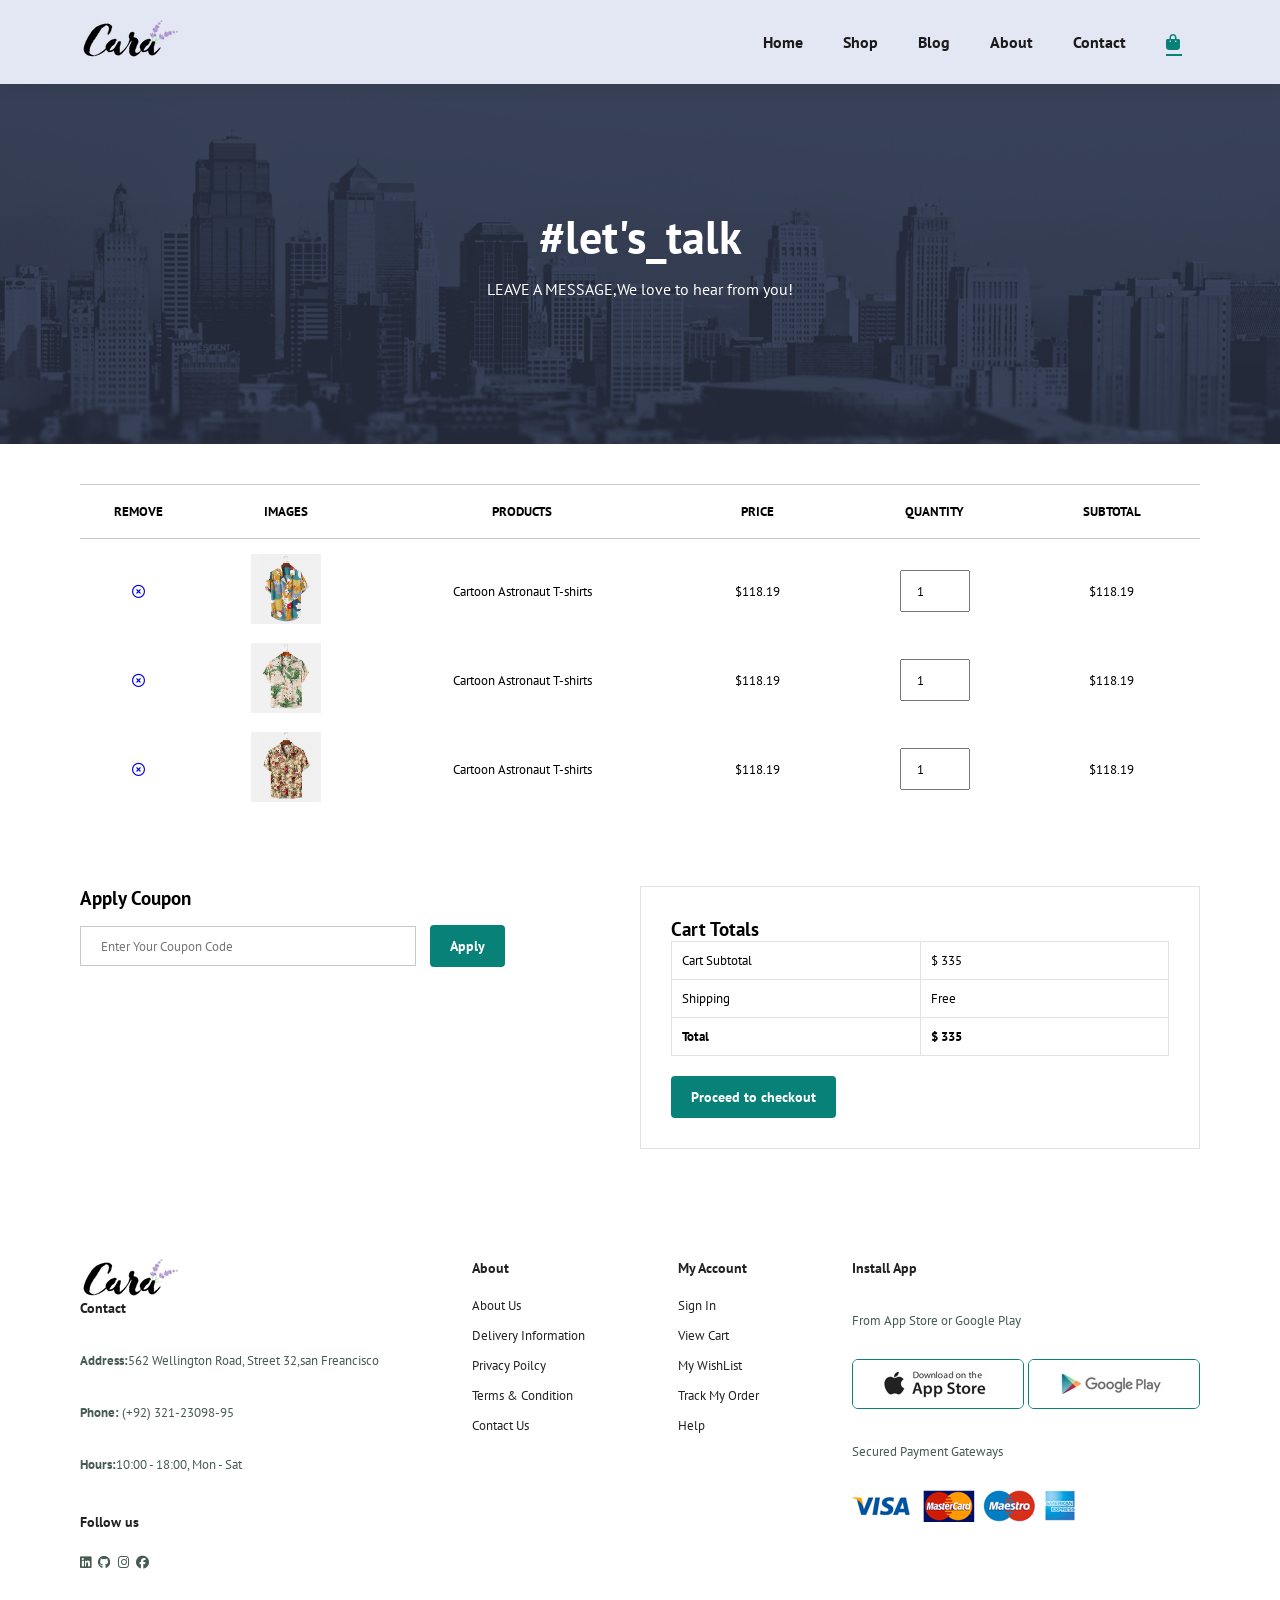
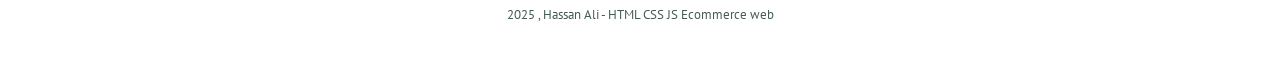
<file: sub-pages/cart.html>
<!DOCTYPE html>
<html lang="en">
  <head>
    <meta charset="UTF-8" />
    <meta name="viewport" content="width=device-width, initial-scale=1.0" />
    <title>Cart</title>
    <link rel="shortcut icon" href="../assets/icon.png" type="image/.png" />
    <link
      rel="stylesheet"
      href="https://cdnjs.cloudflare.com/ajax/libs/font-awesome/6.4.0/css/all.min.css"
    />
    <link rel="stylesheet" href="../css/style.css" />
    <link rel="stylesheet" href="../css/responsiveHome.css" />
    <link rel="stylesheet" href="../css/blog.css" />
    <link rel="stylesheet" href="../css/shop.css" />
    <link rel="stylesheet" href="../css/about.css" />
    <link rel="stylesheet" href="../css/contact.css" />
    <link rel="stylesheet" href="../css/cart.css" />
  </head>
  <body>
    <section id="header">
      <a href="../index.html"
        ><img src="../assets/logo.png" alt="logo" class="logo"
      /></a>
      <div>
        <ul id="navbar">
          <li><a href="../index.html">Home</a></li>
          <li><a href="../sub-pages/shop.html">Shop</a></li>
          <li><a href="../sub-pages/blog.html">Blog</a></li>
          <li><a href="../sub-pages/about.html">About</a></li>
          <li><a href="../sub-pages/contact.html">Contact</a></li>
          <li class="lg-bag">
            <a class="active" href="../sub-pages/cart.html"
              ><i class="fa-solid fa-bag-shopping"></i
            ></a>
          </li>
          <a href="#" id="close"><i class="fa-solid fa-xmark"></i></a>
        </ul>
      </div>
      <div id="mobile">
        <a href="./sub-pages/cart.html"
          ><i class="fa-solid fa-bag-shopping"></i
        ></a>
        <i id="bar" class="fa-solid fa-bars"></i>
      </div>
    </section>
    <section id="page-header" class="about-header">
      <h2>#let's_talk</h2>
      <p>LEAVE A MESSAGE,We love to hear from you!</p>
    </section>
    <section id="cart" class="section-p1">
      <table width="100%">
        <thead>
          <tr>
            <td>REMOVE</td>
            <td>IMAGES</td>
            <td>PRODUCTS</td>
            <td>PRICE</td>
            <td>QUANTITY</td>
            <td>SUBTOTAL</td>
          </tr>
        </thead>
        <tbody>
          <tr>
            <td>
              <a href="#"><i class="fa-regular fa-circle-xmark"></i></a>
            </td>
            <td><img src="../assets/products/f1.jpg" alt="P-1" /></td>
            <td>Cartoon Astronaut T-shirts</td>
            <td>$118.19</td>
            <td><input type="number" value="1" /></td>
            <td>$118.19</td>
          </tr>
          <tr>
            <td>
              <a href="#"><i class="fa-regular fa-circle-xmark"></i></a>
            </td>
            <td><img src="../assets/products/f2.jpg" alt="P-1" /></td>
            <td>Cartoon Astronaut T-shirts</td>
            <td>$118.19</td>
            <td><input type="number" value="1" /></td>
            <td>$118.19</td>
          </tr>
          <tr>
            <td>
              <a href="#"><i class="fa-regular fa-circle-xmark"></i></a>
            </td>
            <td><img src="../assets/products/f3.jpg" alt="P-1" /></td>
            <td>Cartoon Astronaut T-shirts</td>
            <td>$118.19</td>
            <td><input type="number" value="1" /></td>
            <td>$118.19</td>
          </tr>
        </tbody>
      </table>
    </section>
    <section id="cart-add" class="section-p1">
      <div id="coupon">
        <h3>Apply Coupon</h3>
        <div>
          <input type="text" placeholder="Enter Your Coupon Code" />
          <button class="normal">Apply</button>
        </div>
      </div>
      <div id="sub-total">
        <h3>Cart Totals</h3>
        <table>
          <tr>
            <td>Cart Subtotal</td>
            <td>$ 335</td>
          </tr>
          <tr>
            <td>Shipping</td>
            <td>Free</td>
          </tr>
          <tr>
            <td><strong>Total</strong></td>
            <td><strong>$ 335</strong></td>
          </tr>
        </table>
        <button class="normal">Proceed to checkout</button>
      </div>
    </section>
    <footer class="section-p1">
      <div class="col">
          <img src="../assets/logo.png" alt="logo" class="logoS">
          <h4>Contact</h4>
          <p><strong>Address:</strong>562 Wellington Road, Street 32,san Freancisco</p>
          <p><strong>Phone:</strong> (+92) 321-23098-95</p>
          <p><strong>Hours:</strong>10:00 - 18:00, Mon - Sat</p>
                      <div class="follow">
              <h4>Follow us</h4>
              <div class="icon">
                  <a href="https://www.linkedin.com/in/in/hassan-ali-132437344" target="_blank"
                  rel="noopener noreferrer">
                  <i class="fa-brands fa-linkedin"></i>
              </a>
              <a href="https://github.com/Hassanali20005" target="_blank" rel="noopener noreferrer">
                  <i class="fa-brands fa-github"></i>
              </a>
              <a href="https://www.instagram.com/itxs.hassanali" target="_blank"
                  rel="noopener noreferrer">
                  <i class="fa-brands fa-instagram"></i>
              </a>
              <a href="https://www.facebook.com/itxs.hassanali" target="_blank"
                  rel="noopener noreferrer">
                  <i class="fa-brands fa-facebook"></i>
              </a>
              </div>
          </div>
      </div>
      <div class="col">
          <h4>About</h4>
          <a href="#">About Us</a>
          <a href="#">Delivery Information</a>
          <a href="#">Privacy Poilcy</a>
          <a href="#">Terms & Condition</a>
          <a href="#">Contact Us</a>
      </div>
      <div class="col">
          <h4>My Account </h4>
          <a href="#">Sign In</a>
          <a href="#">View Cart</a>
          <a href="#">My WishList</a>
          <a href="#">Track My Order</a>
          <a href="#">Help</a>
      </div>
      <div class="col install">
          <h4>Install App</h4>
          <p>From App Store or Google Play</p>
          <div class="row">
              <img src="../assets/pay/app.jpg" alt="app">
              <img src="../assets/pay/play.jpg" alt="play">
          </div>
          <p>Secured Payment Gateways</p>
          <img src="../assets/pay/pay.png" alt="pay">
      </div>
      <div class="copyright">
          <p>2025 , Hassan Ali - HTML CSS JS Ecommerce web</p>
      </div>
  </footer>
    <script src="../js/responsiveHome.js"></script>
  </body>
</html>
</file>
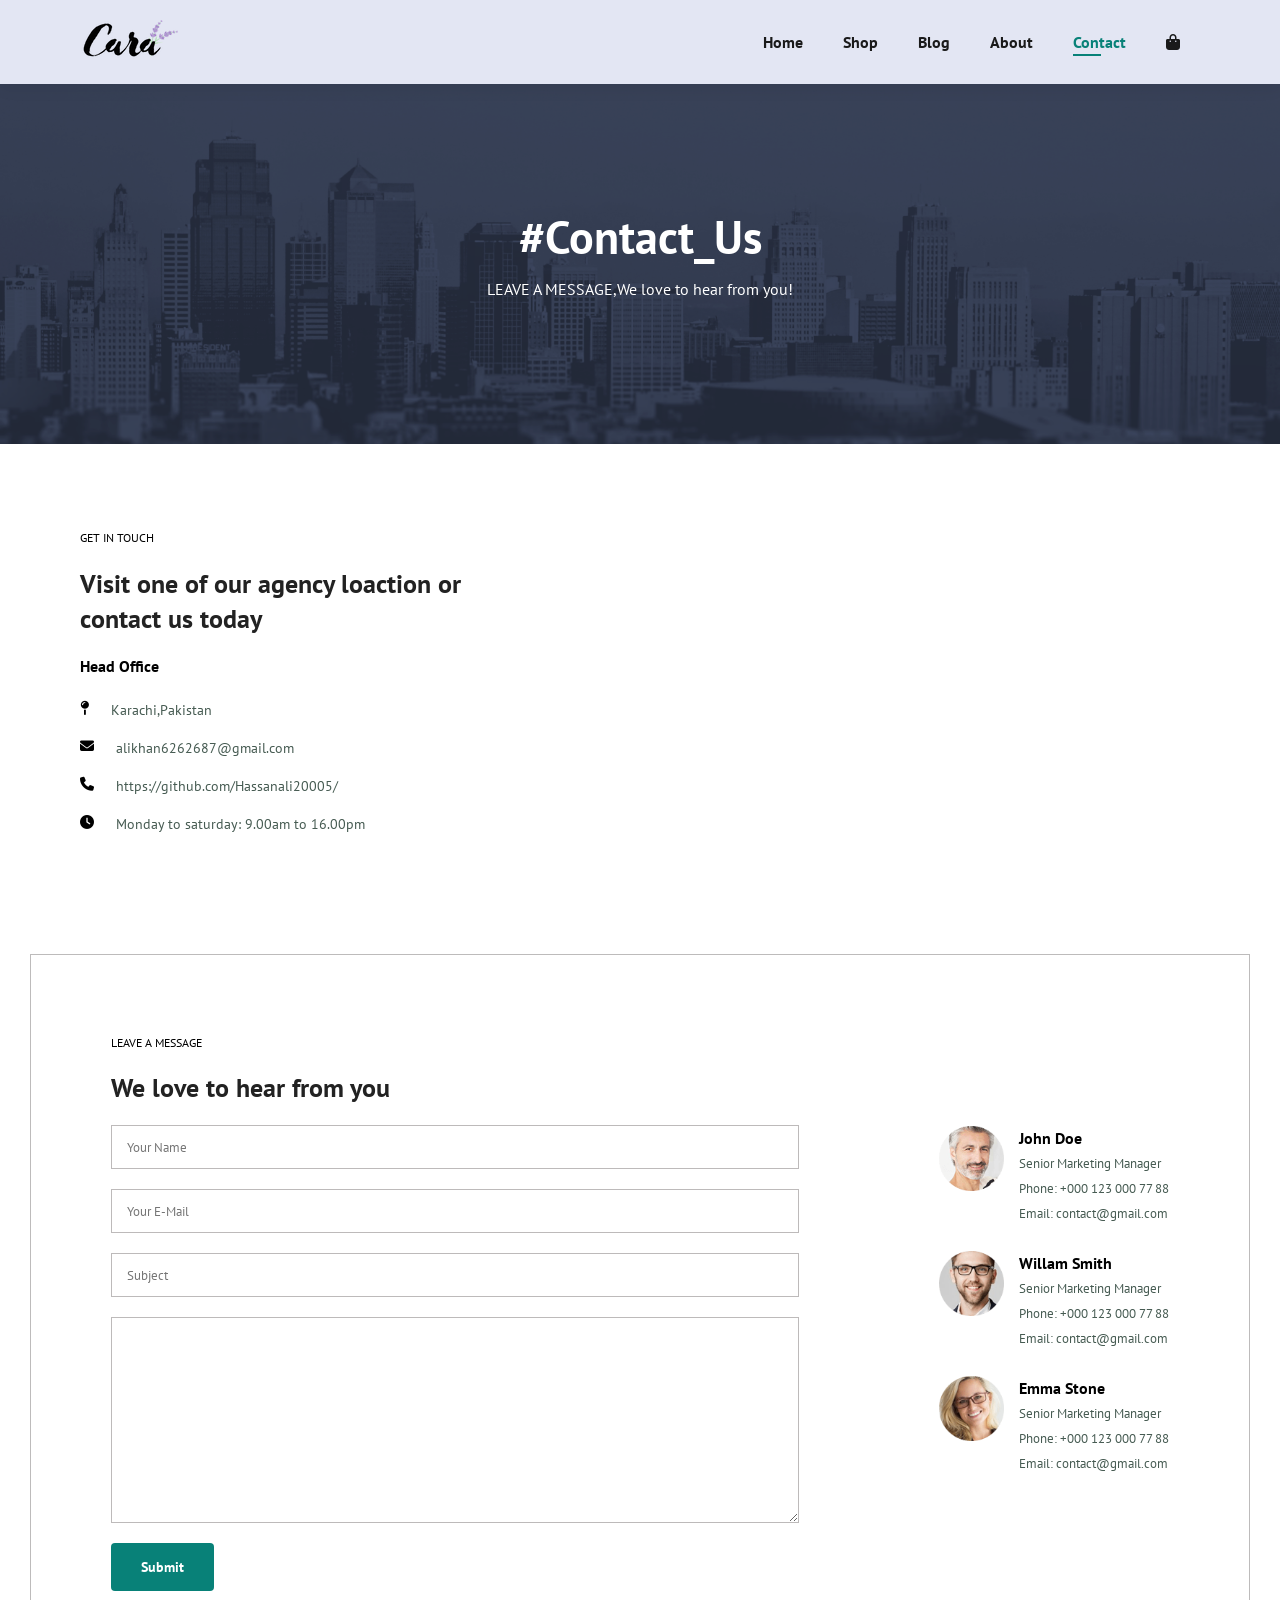
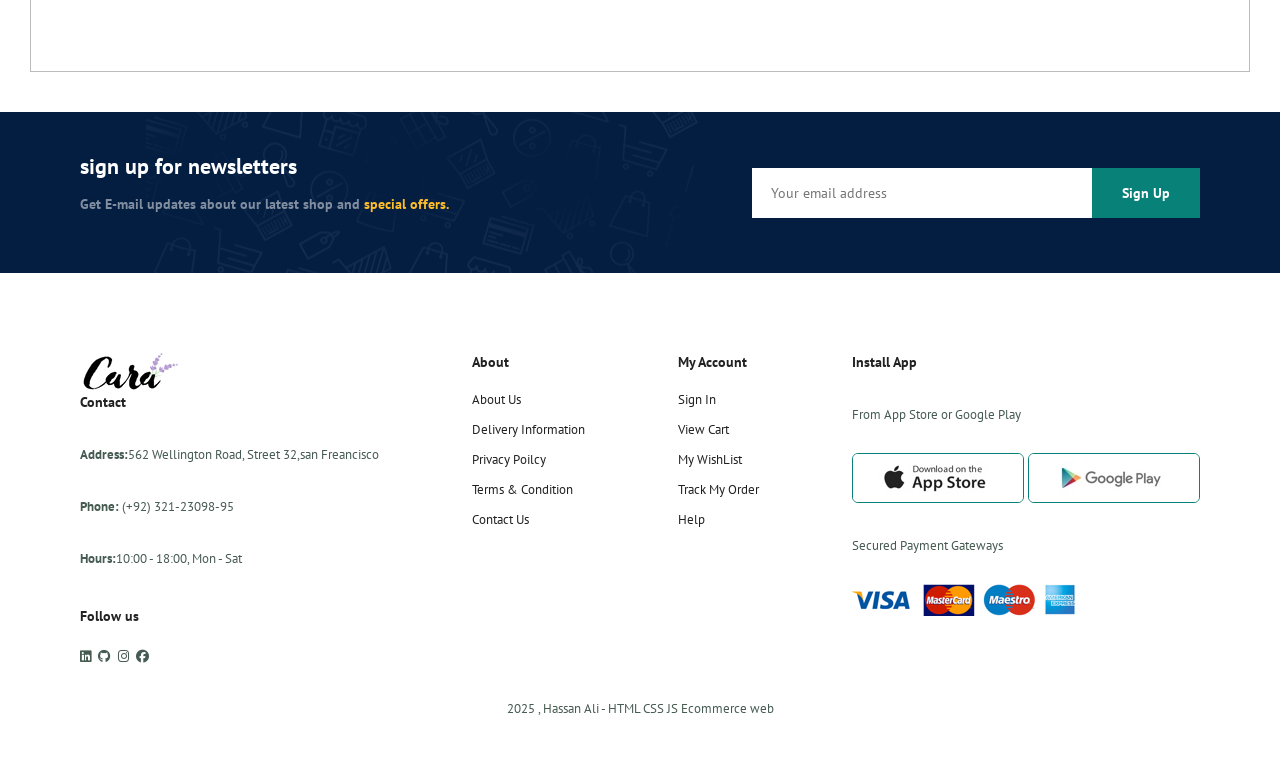
<file: sub-pages/contact.html>
<!DOCTYPE html>
<html lang="en">
  <head>
    <meta charset="UTF-8" />
    <meta name="viewport" content="width=device-width, initial-scale=1.0" />
    <title>Contact</title>
    <link rel="shortcut icon" href="../assets/icon.png" type="image/.png">
    <link
      rel="stylesheet"
      href="https://cdnjs.cloudflare.com/ajax/libs/font-awesome/6.4.0/css/all.min.css"
    />
    <link rel="stylesheet" href="../css/style.css" />
    <link rel="stylesheet" href="../css/responsiveHome.css" />
    <link rel="stylesheet" href="../css/blog.css" />
    <link rel="stylesheet" href="../css/shop.css" />
    <link rel="stylesheet" href="../css/about.css" />
    <link rel="stylesheet" href="../css/contact.css" />
  </head>
  <body>
    <section id="header">
      <a href="../index.html"><img src="../assets/logo.png" alt="logo" class="logo" /></a>
      <div>
        <ul id="navbar">
          <li><a href="../index.html">Home</a></li>
          <li><a href="../sub-pages/shop.html">Shop</a></li>
          <li><a href="../sub-pages/blog.html">Blog</a></li>
          <li><a href="../sub-pages/about.html">About</a></li>
          <li>
            <a class="active" href="../sub-pages/contact.html">Contact</a>
          </li>
          <li class="lg-bag">
            <a href="../sub-pages/cart.html"
              ><i class="fa-solid fa-bag-shopping"></i
            ></a>
          </li>
          <a href="#" id="close"><i class="fa-solid fa-xmark"></i></a>
        </ul>
      </div>
      <div id="mobile">
        <a href="./sub-pages/cart.html"
          ><i class="fa-solid fa-bag-shopping"></i
        ></a>
        <i id="bar" class="fa-solid fa-bars"></i>
      </div>
    </section>
    <section id="page-header" class="about-header">
      <h2>#Contact_Us</h2>
      <p>LEAVE A MESSAGE,We love to hear from you!</p>
    </section>
    <section id="contact-details" class="section-p1">
      <div class="details">
        <span>GET IN TOUCH</span>
        <h2>Visit one of our agency loaction or contact us today</h2>
        <h3>Head Office</h3>
        <div>
          <li>
            <i class="fa-solid fa-map-pin"></i>
            <p>Karachi,Pakistan</p>
          </li>
          <li>
            <i class="fa-solid fa-envelope"></i>
            <p>alikhan6262687@gmail.com</p>
          </li>
          <li>
            <i class="fa-solid fa-phone"></i>
            <p>https://github.com/Hassanali20005/</p>
          </li>
          <li>
            <i class="fa-solid fa-clock"></i>
            <p>Monday to saturday: 9.00am to 16.00pm</p>
          </li>
        </div>
      </div>
      <div class="map">
        <iframe
          src="https://www.google.com/maps/embed?pb=!1m18!1m12!1m3!1d3722.434346387409!2d79.09629137487674!3d21.09524288549252!2m3!1f0!2f0!3f0!3m2!1i1024!2i768!4f13.1!3m3!1m2!1s0x3bd4bf251fb8755d%3A0x71a961efb713a4d5!2sManewada%20-%20Besa%20Rd%2C%20Manewada%2C%20Nagpur%2C%20Maharashtra!5e0!3m2!1sen!2sin!4v1690951816909!5m2!1sen!2sin"
          width="600"
          height="450"
          style="border: 0"
          allowfullscreen=""
          loading="lazy"
          referrerpolicy="no-referrer-when-downgrade"
        ></iframe>
      </div>
    </section>
    <section id="form-details">
      <form action="">
        <span>LEAVE A MESSAGE</span>
        <h2>We love to hear from you</h2>
        <input type="text" placeholder="Your Name" />
        <input type="email" placeholder="Your E-Mail" />
        <input type="text" placeholder="Subject" />
        <textarea name="" id="" cols="30" rows="10"></textarea>
        <button type="submit" class="normal">Submit</button>
      </form>
      <div class="people">
        <div>
          <img src="../assets/people/1.png" alt="P-1" />
          <p>
            <span>John Doe</span> Senior Marketing Manager <br />Phone: +000 123
            000 77 88 <br />Email: contact@gmail.com
          </p>
        </div>
        <div>
          <img src="../assets/people/2.png" alt="P-1" />
          <p>
            <span>Willam Smith</span> Senior Marketing Manager <br />Phone: +000
            123 000 77 88 <br />Email: contact@gmail.com
          </p>
        </div>
        <div>
          <img src="../assets/people/3.png" alt="P-1" />
          <p>
            <span>Emma Stone</span> Senior Marketing Manager <br />Phone: +000
            123 000 77 88 <br />Email: contact@gmail.com
          </p>
        </div>
      </div>
    </section>
    <section id="newsletter" class="section-p1 section-m1">
      <div class="newstext">
        <h4>sign up for newsletters</h4>
        <p>
          Get E-mail updates about our latest shop and
          <span>special offers.</span>
        </p>
      </div>
      <div class="form">
        <input type="text" placeholder="Your email address" />
        <button class="normal">Sign Up</button>
      </div>
    </section>
    <footer class="section-p1">
      <div class="col">
          <img src="../assets/logo.png" alt="logo" class="logoS">
          <h4>Contact</h4>
          <p><strong>Address:</strong>562 Wellington Road, Street 32,san Freancisco</p>
          <p><strong>Phone:</strong> (+92) 321-23098-95</p>
          <p><strong>Hours:</strong>10:00 - 18:00, Mon - Sat</p>
                      <div class="follow">
              <h4>Follow us</h4>
              <div class="icon">
                  <a href="https://www.linkedin.com/in/in/hassan-ali-132437344" target="_blank"
                  rel="noopener noreferrer">
                  <i class="fa-brands fa-linkedin"></i>
              </a>
              <a href="https://github.com/Hassanali20005" target="_blank" rel="noopener noreferrer">
                  <i class="fa-brands fa-github"></i>
              </a>
              <a href="https://www.instagram.com/itxs.hassanali" target="_blank"
                  rel="noopener noreferrer">
                  <i class="fa-brands fa-instagram"></i>
              </a>
              <a href="https://www.facebook.com/itxs.hassanali" target="_blank"
                  rel="noopener noreferrer">
                  <i class="fa-brands fa-facebook"></i>
              </a>
              </div>
          </div>
      </div>
      <div class="col">
          <h4>About</h4>
          <a href="#">About Us</a>
          <a href="#">Delivery Information</a>
          <a href="#">Privacy Poilcy</a>
          <a href="#">Terms & Condition</a>
          <a href="#">Contact Us</a>
      </div>
      <div class="col">
          <h4>My Account </h4>
          <a href="#">Sign In</a>
          <a href="#">View Cart</a>
          <a href="#">My WishList</a>
          <a href="#">Track My Order</a>
          <a href="#">Help</a>
      </div>
      <div class="col install">
          <h4>Install App</h4>
          <p>From App Store or Google Play</p>
          <div class="row">
              <img src="../assets/pay/app.jpg" alt="app">
              <img src="../assets/pay/play.jpg" alt="play">
          </div>
          <p>Secured Payment Gateways</p>
          <img src="../assets/pay/pay.png" alt="pay">
      </div>
      <div class="copyright">
          <p>2025 , Hassan Ali - HTML CSS JS Ecommerce web</p>
      </div>
  </footer>
    <script src="../js/responsiveHome.js"></script>
  </body>
</html>
</file>
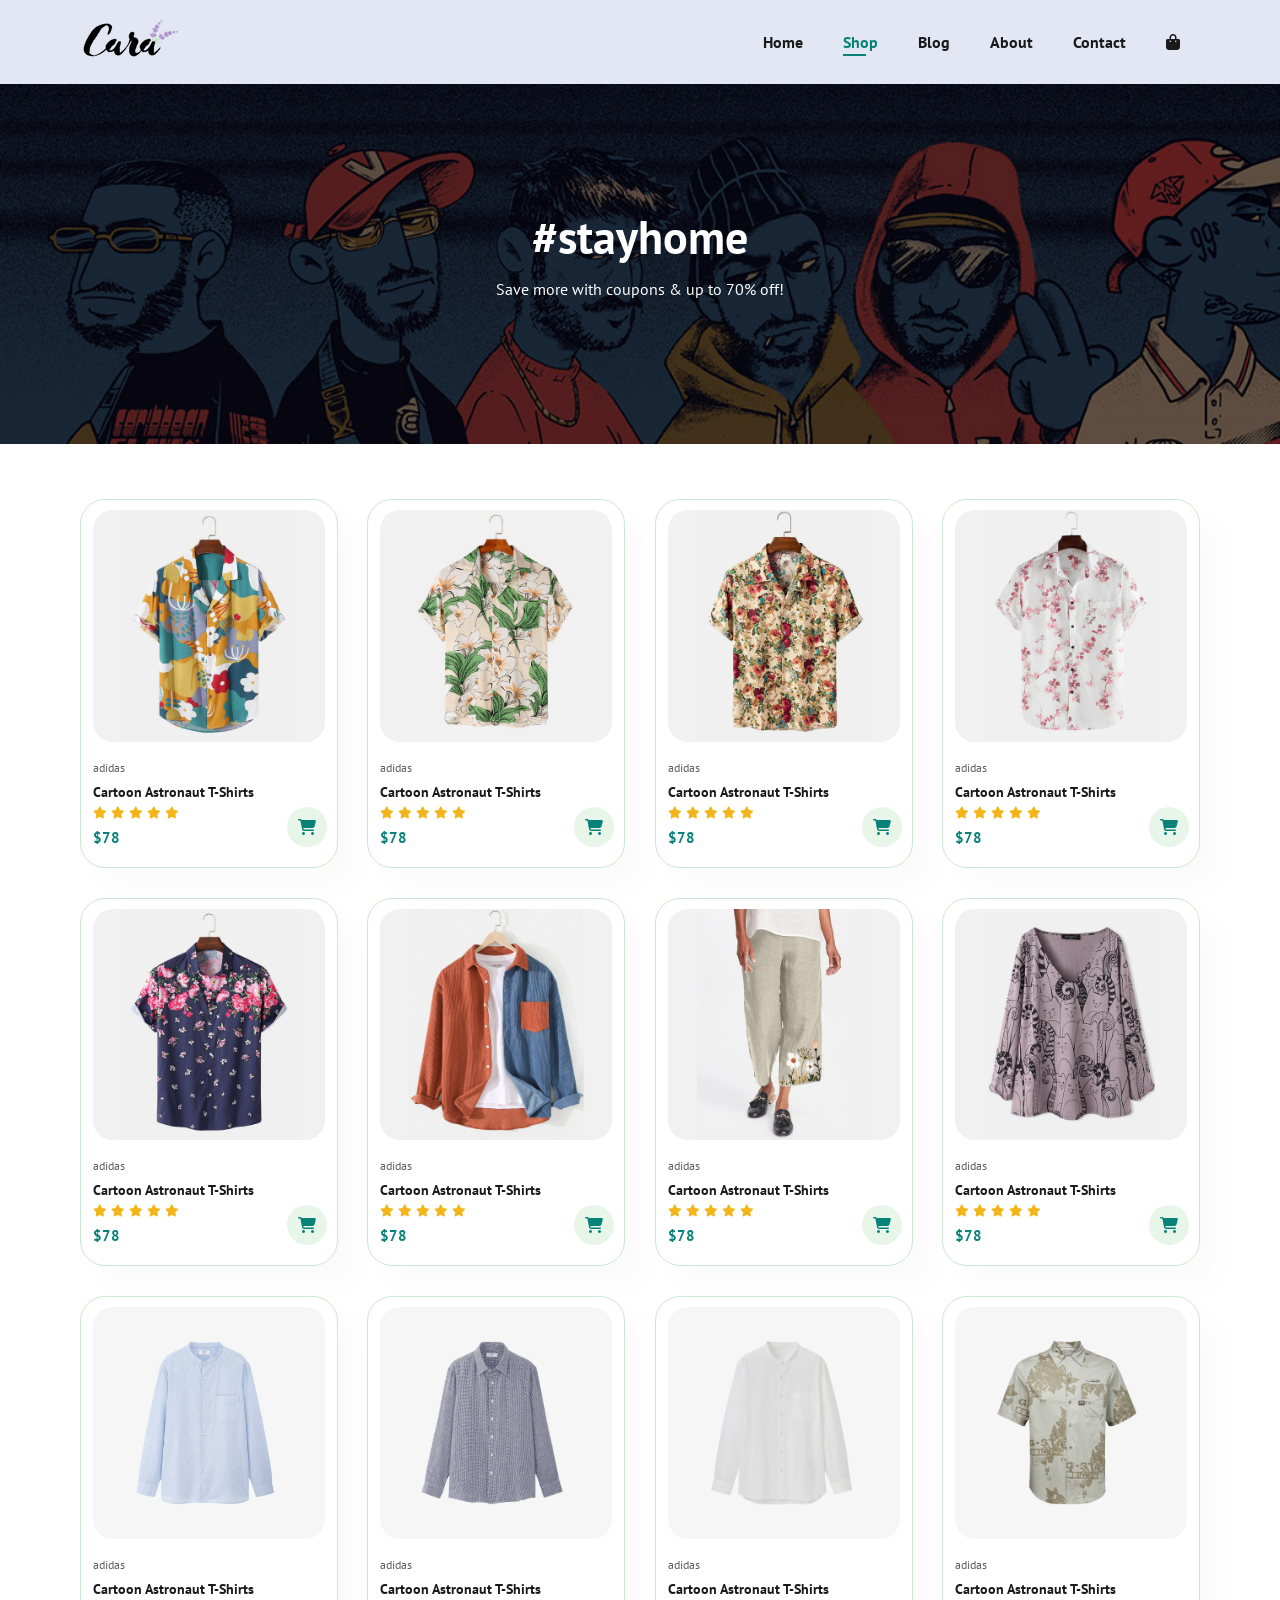
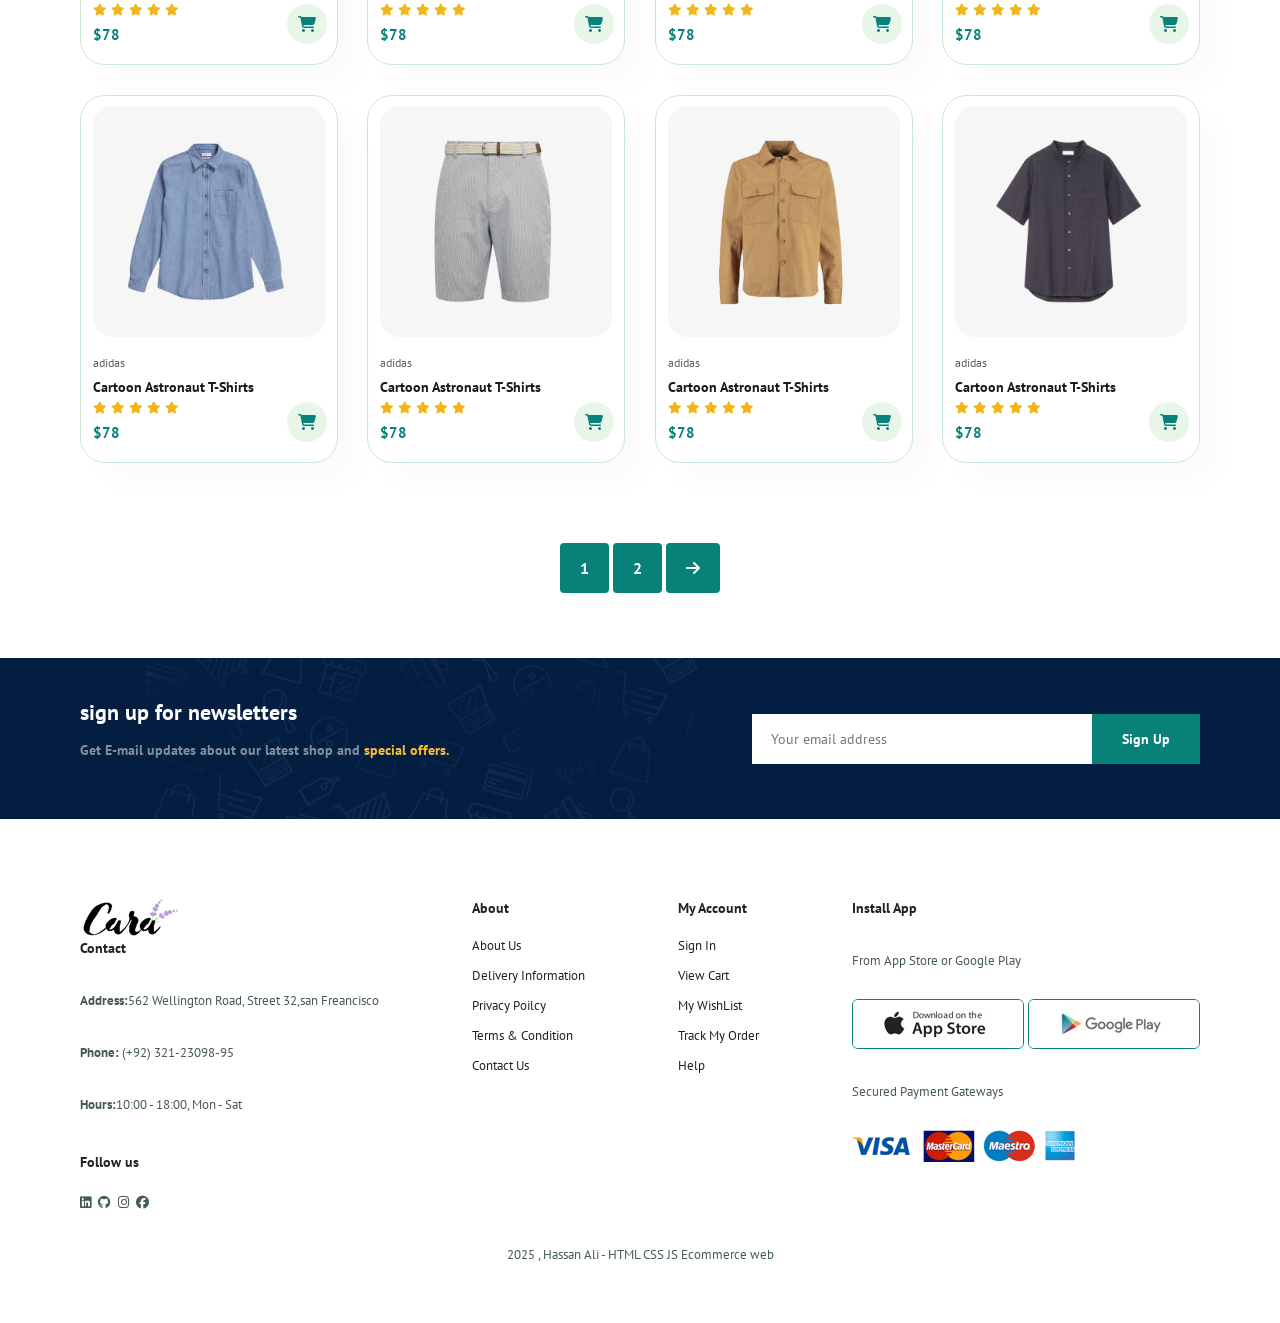
<file: sub-pages/shop.html>
<!DOCTYPE html>
<html lang="en">
<head>
    <meta charset="UTF-8">
    <meta name="viewport" content="width=device-width, initial-scale=1.0">
    <title>Shop</title>
    <link rel="shortcut icon" href="../assets/icon.png" type="image/.png">
    <link rel="stylesheet" href="https://cdnjs.cloudflare.com/ajax/libs/font-awesome/6.4.0/css/all.min.css"/>
    <link rel="stylesheet" href="../css/style.css">
    <link rel="stylesheet" href="../css/responsiveHome.css">
    <link rel="stylesheet" href="../css/shop.css">
</head>
<body>
    <section id="header">
        <a href="../index.html"><img src="../assets/logo.png" alt="logo" class="logo"></a>
        <div>
            <ul id="navbar">
                <li><a  href="../index.html">Home</a></li>
                <li><a class="active" href="../sub-pages/shop.html">Shop</a></li>
                <li><a href="../sub-pages/blog.html">Blog</a></li>
                <li><a href="../sub-pages/about.html">About</a></li>
                <li><a href="../sub-pages/contact.html">Contact</a></li>
                <li class="lg-bag"><a href="../sub-pages/cart.html"><i class="fa-solid fa-bag-shopping"></i></a></li>
                <a href="#" id="close"><i class="fa-solid fa-xmark"></i></a>
            </ul>
        </div>
        <div id="mobile">
            
            <a href="./sub-pages/cart.html"><i class="fa-solid fa-bag-shopping"></i></a>
            <i  id="bar" class="fa-solid fa-bars"></i>
        </div>
    </section>
    <section id="page-header">
        <h2>#stayhome</h2>
        <p>Save more with coupons & up to 70% off!</p>
    </section> 
    <section id="product1" class="section-p1">
        
        <div class="pro-container">
            <div class="pro" onclick="window.location.href='sproduct.html'">
                <img src="../assets/products/f1.jpg" alt="P-1">
                <div class="des">
                    <span>adidas</span>
                    <h5>Cartoon Astronaut T-Shirts</h5>
                    <div class="star">
                        <i class="fa-solid fa-star"></i>
                        <i class="fa-solid fa-star"></i>
                        <i class="fa-solid fa-star"></i>
                        <i class="fa-solid fa-star"></i>
                        <i class="fa-solid fa-star"></i>
                    </div>
                    <h4>$78</h4>
                </div>
                <a href="#" class="cart"><i class="fa-solid fa-cart-shopping"></i></a>
            </div>
            <div class="pro">
                <img src="../assets/products/f2.jpg" alt="P-2">
                <div class="des">
                    <span>adidas</span>
                    <h5>Cartoon Astronaut T-Shirts</h5>
                    <div class="star">
                        <i class="fa-solid fa-star"></i>
                        <i class="fa-solid fa-star"></i>
                        <i class="fa-solid fa-star"></i>
                        <i class="fa-solid fa-star"></i>
                        <i class="fa-solid fa-star"></i>
                    </div>
                    <h4>$78</h4>
                </div>
                <a href="#" class="cart"><i class="fa-solid fa-cart-shopping"></i></a>
            </div>
            <div class="pro">
                <img src="../assets/products/f3.jpg" alt="P-3">
                <div class="des">
                    <span>adidas</span>
                    <h5>Cartoon Astronaut T-Shirts</h5>
                    <div class="star">
                        <i class="fa-solid fa-star"></i>
                        <i class="fa-solid fa-star"></i>
                        <i class="fa-solid fa-star"></i>
                        <i class="fa-solid fa-star"></i>
                        <i class="fa-solid fa-star"></i>
                    </div>
                    <h4>$78</h4>
                </div>
                <a href="#" class="cart"><i class="fa-solid fa-cart-shopping"></i></a>
            </div>
            <div class="pro">
                <img src="../assets/products/f4.jpg" alt="P-4">
                <div class="des">
                    <span>adidas</span>
                    <h5>Cartoon Astronaut T-Shirts</h5>
                    <div class="star">
                        <i class="fa-solid fa-star"></i>
                        <i class="fa-solid fa-star"></i>
                        <i class="fa-solid fa-star"></i>
                        <i class="fa-solid fa-star"></i>
                        <i class="fa-solid fa-star"></i>
                    </div>
                    <h4>$78</h4>
                </div>
                <a href="#" class="cart"><i class="fa-solid fa-cart-shopping"></i></a>
            </div>
            <div class="pro">
                <img src="../assets/products/f5.jpg" alt="P-5">
                <div class="des">
                    <span>adidas</span>
                    <h5>Cartoon Astronaut T-Shirts</h5>
                    <div class="star">
                        <i class="fa-solid fa-star"></i>
                        <i class="fa-solid fa-star"></i>
                        <i class="fa-solid fa-star"></i>
                        <i class="fa-solid fa-star"></i>
                        <i class="fa-solid fa-star"></i>
                    </div>
                    <h4>$78</h4>
                </div>
                <a href="#" class="cart"><i class="fa-solid fa-cart-shopping"></i></a>
            </div>
            <div class="pro">
                <img src="../assets/products/f6.jpg" alt="P-6">
                <div class="des">
                    <span>adidas</span>
                    <h5>Cartoon Astronaut T-Shirts</h5>
                    <div class="star">
                        <i class="fa-solid fa-star"></i>
                        <i class="fa-solid fa-star"></i>
                        <i class="fa-solid fa-star"></i>
                        <i class="fa-solid fa-star"></i>
                        <i class="fa-solid fa-star"></i>
                    </div>
                    <h4>$78</h4>
                </div>
                <a href="#" class="cart"><i class="fa-solid fa-cart-shopping"></i></a>
            </div>
            <div class="pro">
                <img src="../assets/products/f7.jpg" alt="P-7">
                <div class="des">
                    <span>adidas</span>
                    <h5>Cartoon Astronaut T-Shirts</h5>
                    <div class="star">
                        <i class="fa-solid fa-star"></i>
                        <i class="fa-solid fa-star"></i>
                        <i class="fa-solid fa-star"></i>
                        <i class="fa-solid fa-star"></i>
                        <i class="fa-solid fa-star"></i>
                    </div>
                    <h4>$78</h4>
                </div>
                <a href="#" class="cart"><i class="fa-solid fa-cart-shopping"></i></a>
            </div>
            <div class="pro">
                <img src="../assets/products/f8.jpg" alt="P-8">
                <div class="des">
                    <span>adidas</span>
                    <h5>Cartoon Astronaut T-Shirts</h5>
                    <div class="star">
                        <i class="fa-solid fa-star"></i>
                        <i class="fa-solid fa-star"></i>
                        <i class="fa-solid fa-star"></i>
                        <i class="fa-solid fa-star"></i>
                        <i class="fa-solid fa-star"></i>
                    </div>
                    <h4>$78</h4>
                </div>
                <a href="#" class="cart"><i class="fa-solid fa-cart-shopping"></i></a>
            </div>
            <div class="pro">
                <img src="../assets/products/n1.jpg" alt="N-1">
                <div class="des">
                    <span>adidas</span>
                    <h5>Cartoon Astronaut T-Shirts</h5>
                    <div class="star">
                        <i class="fa-solid fa-star"></i>
                        <i class="fa-solid fa-star"></i>
                        <i class="fa-solid fa-star"></i>
                        <i class="fa-solid fa-star"></i>
                        <i class="fa-solid fa-star"></i>
                    </div>
                    <h4>$78</h4>
                </div>
                <a href="#" class="cart"><i class="fa-solid fa-cart-shopping"></i></a>
            </div>
            <div class="pro">
                <img src="../assets/products/n2.jpg" alt="N-2">
                <div class="des">
                    <span>adidas</span>
                    <h5>Cartoon Astronaut T-Shirts</h5>
                    <div class="star">
                        <i class="fa-solid fa-star"></i>
                        <i class="fa-solid fa-star"></i>
                        <i class="fa-solid fa-star"></i>
                        <i class="fa-solid fa-star"></i>
                        <i class="fa-solid fa-star"></i>
                    </div>
                    <h4>$78</h4>
                </div>
                <a href="#" class="cart"><i class="fa-solid fa-cart-shopping"></i></a>
            </div>
            <div class="pro">
                <img src="../assets/products/n3.jpg" alt="N-3">
                <div class="des">
                    <span>adidas</span>
                    <h5>Cartoon Astronaut T-Shirts</h5>
                    <div class="star">
                        <i class="fa-solid fa-star"></i>
                        <i class="fa-solid fa-star"></i>
                        <i class="fa-solid fa-star"></i>
                        <i class="fa-solid fa-star"></i>
                        <i class="fa-solid fa-star"></i>
                    </div>
                    <h4>$78</h4>
                </div>
                <a href="#" class="cart"><i class="fa-solid fa-cart-shopping"></i></a>
            </div>
            <div class="pro">
                <img src="../assets/products/n4.jpg" alt="N-4">
                <div class="des">
                    <span>adidas</span>
                    <h5>Cartoon Astronaut T-Shirts</h5>
                    <div class="star">
                        <i class="fa-solid fa-star"></i>
                        <i class="fa-solid fa-star"></i>
                        <i class="fa-solid fa-star"></i>
                        <i class="fa-solid fa-star"></i>
                        <i class="fa-solid fa-star"></i>
                    </div>
                    <h4>$78</h4>
                </div>
                <a href="#" class="cart"><i class="fa-solid fa-cart-shopping"></i></a>
            </div>
            <div class="pro">
                <img src="../assets/products/n5.jpg" alt="N-5">
                <div class="des">
                    <span>adidas</span>
                    <h5>Cartoon Astronaut T-Shirts</h5>
                    <div class="star">
                        <i class="fa-solid fa-star"></i>
                        <i class="fa-solid fa-star"></i>
                        <i class="fa-solid fa-star"></i>
                        <i class="fa-solid fa-star"></i>
                        <i class="fa-solid fa-star"></i>
                    </div>
                    <h4>$78</h4>
                </div>
                <a href="#" class="cart"><i class="fa-solid fa-cart-shopping"></i></a>
            </div>
            <div class="pro">
                <img src="../assets/products/n6.jpg" alt="N-6">
                <div class="des">
                    <span>adidas</span>
                    <h5>Cartoon Astronaut T-Shirts</h5>
                    <div class="star">
                        <i class="fa-solid fa-star"></i>
                        <i class="fa-solid fa-star"></i>
                        <i class="fa-solid fa-star"></i>
                        <i class="fa-solid fa-star"></i>
                        <i class="fa-solid fa-star"></i>
                    </div>
                    <h4>$78</h4>
                </div>
                <a href="#" class="cart"><i class="fa-solid fa-cart-shopping"></i></a>
            </div>
            <div class="pro">
                <img src="../assets/products/n7.jpg" alt="N-7">
                <div class="des">
                    <span>adidas</span>
                    <h5>Cartoon Astronaut T-Shirts</h5>
                    <div class="star">
                        <i class="fa-solid fa-star"></i>
                        <i class="fa-solid fa-star"></i>
                        <i class="fa-solid fa-star"></i>
                        <i class="fa-solid fa-star"></i>
                        <i class="fa-solid fa-star"></i>
                    </div>
                    <h4>$78</h4>
                </div>
                <a href="#" class="cart"><i class="fa-solid fa-cart-shopping"></i></a>
            </div>
            <div class="pro">
                <img src="../assets/products/n8.jpg" alt="N-8">
                <div class="des">
                    <span>adidas</span>
                    <h5>Cartoon Astronaut T-Shirts</h5>
                    <div class="star">
                        <i class="fa-solid fa-star"></i>
                        <i class="fa-solid fa-star"></i>
                        <i class="fa-solid fa-star"></i>
                        <i class="fa-solid fa-star"></i>
                        <i class="fa-solid fa-star"></i>
                    </div>
                    <h4>$78</h4>
                </div>
                <a href="#" class="cart"><i class="fa-solid fa-cart-shopping"></i></a>
            </div>
            
            </div>
        </div>
    </section>
    <section id="pagination" class="section-p1">
        <a href="#">1</a>
        <a href="#">2</a>
        <a href="#"><i class="fa-solid fa-arrow-right"></i></a>
    </section>
    <section id="newsletter" class="section-p1 section-m1">
        <div class="newstext">
            <h4>sign up for newsletters</h4>
            <p>Get E-mail updates about our latest shop and <span>special offers.</span></p>
        </div>
        <div class="form">
            <input type="text" placeholder="Your email address">
            <button class="normal">Sign Up</button>
        </div>
    </section>
    <footer class="section-p1">
        <div class="col">
            <img src="../assets/logo.png" alt="logo" class="logoS">
            <h4>Contact</h4>
            <p><strong>Address:</strong>562 Wellington Road, Street 32,san Freancisco</p>
            <p><strong>Phone:</strong> (+92) 321-23098-95</p>
            <p><strong>Hours:</strong>10:00 - 18:00, Mon - Sat</p>
                        <div class="follow">
                <h4>Follow us</h4>
                <div class="icon">
                    <a href="https://www.linkedin.com/in/in/hassan-ali-132437344" target="_blank"
                    rel="noopener noreferrer">
                    <i class="fa-brands fa-linkedin"></i>
                </a>
                <a href="https://github.com/Hassanali20005" target="_blank" rel="noopener noreferrer">
                    <i class="fa-brands fa-github"></i>
                </a>
                <a href="https://www.instagram.com/itxs.hassanali" target="_blank"
                    rel="noopener noreferrer">
                    <i class="fa-brands fa-instagram"></i>
                </a>
                <a href="https://www.facebook.com/itxs.hassanali" target="_blank"
                    rel="noopener noreferrer">
                    <i class="fa-brands fa-facebook"></i>
                </a>
                </div>
            </div>
        </div>
        <div class="col">
            <h4>About</h4>
            <a href="#">About Us</a>
            <a href="#">Delivery Information</a>
            <a href="#">Privacy Poilcy</a>
            <a href="#">Terms & Condition</a>
            <a href="#">Contact Us</a>
        </div>
        <div class="col">
            <h4>My Account </h4>
            <a href="#">Sign In</a>
            <a href="#">View Cart</a>
            <a href="#">My WishList</a>
            <a href="#">Track My Order</a>
            <a href="#">Help</a>
        </div>
        <div class="col install">
            <h4>Install App</h4>
            <p>From App Store or Google Play</p>
            <div class="row">
                <img src="../assets/pay/app.jpg" alt="app">
                <img src="../assets/pay/play.jpg" alt="play">
            </div>
            <p>Secured Payment Gateways</p>
            <img src="../assets/pay/pay.png" alt="pay">
        </div>
        <div class="copyright">
            <p>2025 , Hassan Ali - HTML CSS JS Ecommerce web</p>
        </div>
    </footer>
   <script src="../js/responsiveHome.js"></script>
</body>
</html>
</file>
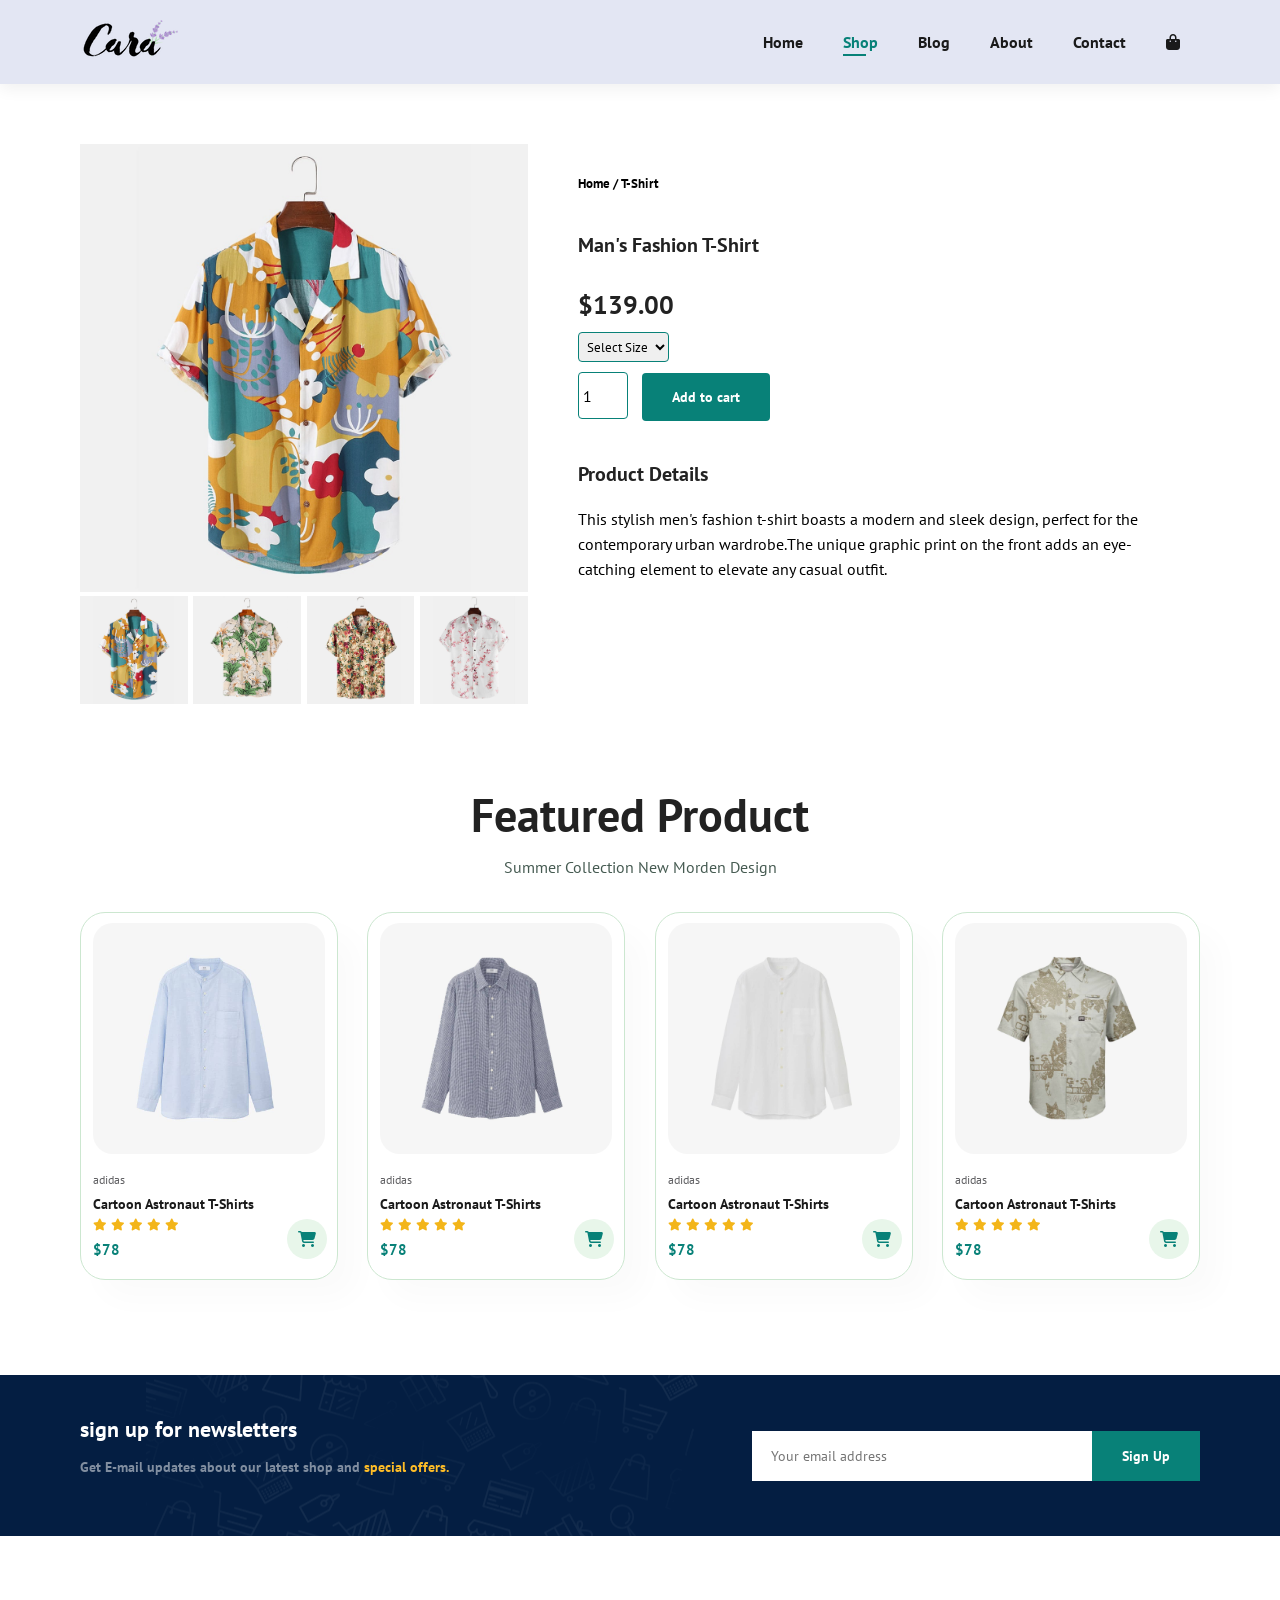
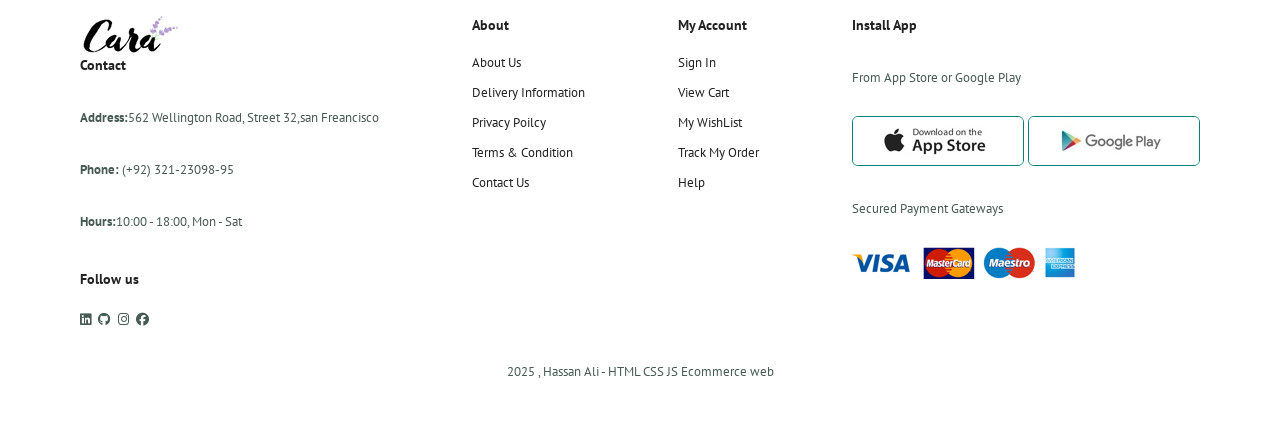
<file: sub-pages/sproduct.html>
<!DOCTYPE html>
<html lang="en">

<head>
    <meta charset="UTF-8">
    <meta name="viewport" content="width=device-width, initial-scale=1.0">
    <link rel="shortcut icon" href="../assets/icon.png" type="image/.png">
    <title>Your product</title>
    <link rel="stylesheet" href="https://cdnjs.cloudflare.com/ajax/libs/font-awesome/6.4.0/css/all.min.css" />
    <link rel="stylesheet" href="../css/style.css">
    <link rel="stylesheet" href="../css/responsiveHome.css">
    <link rel="stylesheet" href="../css/shop.css">
    <link rel="stylesheet" href="../css/sproduct.css">
</head>

<body>
    <section id="header">
        <a href="../index.html"><img src="../assets/logo.png" alt="logo" class="logo"></a>
        <div>
            <ul id="navbar">
                <li><a href="../index.html">Home</a></li>
                <li><a class="active" href="../sub-pages/shop.html">Shop</a></li>
                <li><a href="../sub-pages/blog.html">Blog</a></li>
                <li><a href="../sub-pages/about.html">About</a></li>
                <li><a href="../sub-pages/contact.html">Contact</a></li>
                <li class="lg-bag"><a href="../sub-pages/cart.html"><i class="fa-solid fa-bag-shopping"></i></a></li>
                <a href="#" id="close"><i class="fa-solid fa-xmark"></i></a>
            </ul>
        </div>
        <div id="mobile">

            <a href="./sub-pages/cart.html"><i class="fa-solid fa-bag-shopping"></i></a>
            <i id="bar" class="fa-solid fa-bars"></i>
        </div>
    </section>
    <section id="prodetails" class="section-p1">
        <div class="single-pro-img">
            <img src="../assets/products/f1.jpg" alt="P-1" width="100%" id="mainImg">
            <div class="small-img-group">
                <div class="small-img-col">
                    <img src="../assets/products/f1.jpg" width="100%" alt="P-1" class="small-img">
                </div>
                <div class="small-img-col">
                    <img src="../assets/products/f2.jpg" width="100%" alt="P-2" class="small-img">
                </div>
                <div class="small-img-col">
                    <img src="../assets/products/f3.jpg" width="100%" alt="P-3" class="small-img">
                </div>
                <div class="small-img-col">
                    <img src="../assets/products/f4.jpg" width="100%" alt="P-4" class="small-img">
                </div>
            </div>
        </div>
        <div class="single-pro-details">
            <h5>Home / T-Shirt</h5>
            <h4>Man's Fashion T-Shirt</h4>
            <h2>$139.00</h2>
            <select>
                <option>Select Size</option>
                <option>XL</option>
                <option>XXL</option>
                <option>Small</option>
                <option>Large</option>
            </select>
            <input type="number" value="1">
            <button class="normal">Add to cart</button>
            <h4>Product Details</h4>
            <span>This stylish men's fashion t-shirt boasts a modern and sleek design, perfect for the contemporary
                urban wardrobe.The unique graphic print on the front adds an eye-catching element to elevate any casual
                outfit.
            </span>
        </div>
    </section>
    <section id="product1" class="section-p1">
        <h2>Featured Product</h2>
        <p>Summer Collection New Morden Design</p>
        <div class="pro-container">
            <div class="pro">
                <img src="../assets/products/n1.jpg" alt="N-1">
                <div class="des">
                    <span>adidas</span>
                    <h5>Cartoon Astronaut T-Shirts</h5>
                    <div class="star">
                        <i class="fa-solid fa-star"></i>
                        <i class="fa-solid fa-star"></i>
                        <i class="fa-solid fa-star"></i>
                        <i class="fa-solid fa-star"></i>
                        <i class="fa-solid fa-star"></i>
                    </div>
                    <h4>$78</h4>
                </div>
                <a href="#" class="cart"><i class="fa-solid fa-cart-shopping"></i></a>
            </div>
            <div class="pro">
                <img src="../assets/products/n2.jpg" alt="N-2">
                <div class="des">
                    <span>adidas</span>
                    <h5>Cartoon Astronaut T-Shirts</h5>
                    <div class="star">
                        <i class="fa-solid fa-star"></i>
                        <i class="fa-solid fa-star"></i>
                        <i class="fa-solid fa-star"></i>
                        <i class="fa-solid fa-star"></i>
                        <i class="fa-solid fa-star"></i>
                    </div>
                    <h4>$78</h4>
                </div>
                <a href="#" class="cart"><i class="fa-solid fa-cart-shopping"></i></a>
            </div>
            <div class="pro">
                <img src="../assets/products/n3.jpg" alt="N-3">
                <div class="des">
                    <span>adidas</span>
                    <h5>Cartoon Astronaut T-Shirts</h5>
                    <div class="star">
                        <i class="fa-solid fa-star"></i>
                        <i class="fa-solid fa-star"></i>
                        <i class="fa-solid fa-star"></i>
                        <i class="fa-solid fa-star"></i>
                        <i class="fa-solid fa-star"></i>
                    </div>
                    <h4>$78</h4>
                </div>
                <a href="#" class="cart"><i class="fa-solid fa-cart-shopping"></i></a>
            </div>
            <div class="pro">
                <img src="../assets/products/n4.jpg" alt="N-4">
                <div class="des">
                    <span>adidas</span>
                    <h5>Cartoon Astronaut T-Shirts</h5>
                    <div class="star">
                        <i class="fa-solid fa-star"></i>
                        <i class="fa-solid fa-star"></i>
                        <i class="fa-solid fa-star"></i>
                        <i class="fa-solid fa-star"></i>
                        <i class="fa-solid fa-star"></i>
                    </div>
                    <h4>$78</h4>
                </div>
                <a href="#" class="cart"><i class="fa-solid fa-cart-shopping"></i></a>
            </div>
        </div>
        </div>
    </section>
    <section id="newsletter" class="section-p1 section-m1">
        <div class="newstext">
            <h4>sign up for newsletters</h4>
            <p>Get E-mail updates about our latest shop and <span>special offers.</span></p>
        </div>
        <div class="form">
            <input type="text" placeholder="Your email address">
            <button class="normal">Sign Up</button>
        </div>
    </section>
    <footer class="section-p1">
        <div class="col">
            <img src="../assets/logo.png" alt="logo" class="logoS">
            <h4>Contact</h4>
            <p><strong>Address:</strong>562 Wellington Road, Street 32,san Freancisco</p>
            <p><strong>Phone:</strong> (+92) 321-23098-95</p>
            <p><strong>Hours:</strong>10:00 - 18:00, Mon - Sat</p>
                        <div class="follow">
                <h4>Follow us</h4>
                <div class="icon">
                    <a href="https://www.linkedin.com/in/in/hassan-ali-132437344" target="_blank"
                    rel="noopener noreferrer">
                    <i class="fa-brands fa-linkedin"></i>
                </a>
                <a href="https://github.com/Hassanali20005" target="_blank" rel="noopener noreferrer">
                    <i class="fa-brands fa-github"></i>
                </a>
                <a href="https://www.instagram.com/itxs.hassanali" target="_blank"
                    rel="noopener noreferrer">
                    <i class="fa-brands fa-instagram"></i>
                </a>
                <a href="https://www.facebook.com/itxs.hassanali" target="_blank"
                    rel="noopener noreferrer">
                    <i class="fa-brands fa-facebook"></i>
                </a>
                </div>
            </div>
        </div>
        <div class="col">
            <h4>About</h4>
            <a href="#">About Us</a>
            <a href="#">Delivery Information</a>
            <a href="#">Privacy Poilcy</a>
            <a href="#">Terms & Condition</a>
            <a href="#">Contact Us</a>
        </div>
        <div class="col">
            <h4>My Account </h4>
            <a href="#">Sign In</a>
            <a href="#">View Cart</a>
            <a href="#">My WishList</a>
            <a href="#">Track My Order</a>
            <a href="#">Help</a>
        </div>
        <div class="col install">
            <h4>Install App</h4>
            <p>From App Store or Google Play</p>
            <div class="row">
                <img src="../assets/pay/app.jpg" alt="app">
                <img src="../assets/pay/play.jpg" alt="play">
            </div>
            <p>Secured Payment Gateways</p>
            <img src="../assets/pay/pay.png" alt="pay">
        </div>
        <div class="copyright">
            <p>2025 , Hassan Ali - HTML CSS JS Ecommerce web</p>
        </div>
    </footer>
    <script src="../js/slider.js"></script>
    <script src="../js/responsiveHome.js"></script>
</body>

</html>
</file>
<file: css/style.css>
@import url('https://fonts.googleapis.com/css2?family=PT+Sans:ital@1&display=swap');

/* Track */
::-webkit-scrollbar {
  width: 12px;
}

/* Thumb */
::-webkit-scrollbar-thumb {
  background-color: #E3E6F3;
  border-radius: 4px;
}

* {
  margin: 0;
  padding: 0;
  box-sizing: border-box;
  font-family: 'PT Sans', sans-serif;
}

html {
  scroll-behavior: smooth;
}

/* Global Styles */

h1 {
  font-size: 50px;
  line-height: 64px;
  color: #222;
  /* font-family: 'Edu SA Beginner', 'cursive'; */
}

h2 {
  font-size: 46px;
  line-height: 54px;
  color: #222;
}

h4 {
  font-size: 20px;
  color: #222;
}

h6 {
  font-weight: 700;
  font-size: 12px;
}

p {
  font-size: 16px;
  color: #465b52;
  margin: 15px 0 20px 0;
}

.section-p1 {
  padding: 40px 80px;
}

.section-m1 {
  margin: 40px 0;
}

button.normal {
  font-size: 14px;
  font-weight: 600;
  padding: 15px 30px;
  color: #000;
  background-color: #fff;
  border-radius: 4px;
  cursor: pointer;
  border: none;
  outline: none;
  transition: all 0.3s ease;
}

button.white {
  font-size: 13px;
  font-weight: 600;
  padding: 11px 18px;
  color: #ffffff;
  background-color: transparent;
  cursor: pointer;
  border: 1px solid white;
  outline: none;
  transition: all 0.3s ease;
}

body {
  width: 100%;
}

#header {
  display: flex;
  align-items: center;
  justify-content: space-between;
  padding: 20px 80px;
  background-color: #E3E6F3;
  box-shadow: 0 5px 15px rgba(0, 0, 0, 0.06);
  z-index: 999;
  position: sticky;
  top: 0;
  left: 0;
}

#navbar {
  display: flex;
  align-items: center;
  justify-content: center;
}

#navbar li {
  list-style: none;
  padding: 0 20px;
  position: relative;
}

#navbar li a {
  cursor: pointer;
  text-decoration: none;
  font-size: 1rem;
  font-weight: 600;
  color: #1a1a1a;
  transition: all 0.3s ease;
}

#navbar li a:hover,
#navbar li a.active {
  color: #088178;

}

#navbar li a:hover::after,
#navbar li a.active::after {
  content: "";
  width: 30%;
  height: 2px;
  background-color: #088178;
  position: absolute;
  bottom: -4px;
  left: 20px;
}


/* responsive part */

#mobile {
  display: none;
  align-items: center;
}

#close {
  display: none;
}

#hero {
  background: url(../assets/hero4.png);
  height: 90vh;
  width: 100%;
  background-size: cover;
  background-position: top 25% right 0;
  padding: 0 80px;
  display: flex;
  flex-direction: column;
  align-items: flex-start;
  justify-content: center;
}

#hero h4 {
  padding-bottom: 15px;
}

#hero h1 {
  color: #088178;
}

#hero button {
  background: url(../assets/button.png);
  background-color: transparent;
  color: #088178;
  border: 0;
  padding: 14px 80px 14px 65px;
  background-repeat: no-repeat;
  cursor: pointer;
  font-weight: 700;
  font-size: 15px;
}

#feature {
  display: flex;
  align-items: center;
  justify-content: space-between;
  flex-wrap: wrap;
}

#feature .fe-box {
  width: 180px;
  text-align: center;
  padding: 25px 15px;
  box-shadow: 20px 20px 34px rgba(0, 0, 0, 0.03);
  border: 1px solid #cce7d0;
  border-radius: 4px;
  margin: 15px 0;
  cursor: pointer;
}

#feature .fe-box:hover {
  box-shadow: 10px 10px 54px rgba(70, 62, 221, 0.1);
}

#feature .fe-box img {
  width: 100%;
  margin-bottom: 10px;
}

.fe-box h6 {
  display: inline-block;
  padding: 9px 8px 6px 8px;
  line-height: 1;
  border-radius: 4px;
  color: #088178;
  background-color: #fddde4;
}

#feature .fe-box:nth-child(2) h6 {
  background-color: #cdebbc;
}

#feature .fe-box:nth-child(3) h6 {
  background-color: #d1e8f2;
}

#feature .fe-box:nth-child(4) h6 {
  background-color: #f6dbf6;
}

#feature .fe-box:nth-child(5) h6 {
  background-color: #cdd4f8;
}

#feature .fe-box:nth-child(6) h6 {
  background-color: #fff2e5;
}

#product1 {
  text-align: center;
}

#product1 .pro-container {
  width: 100%;
  display: flex;
  flex-direction: row;
  justify-content: space-between;
  align-items: center;
  flex-wrap: wrap;
}

#product1 .pro {
  width: 23%;
  min-width: 250px;
  padding: 10px 12px;
  border: 1px solid #cce7d0;
  border-radius: 25px;
  cursor: pointer;
  box-shadow: 20px 20px 30px rgba(0, 0, 0, 0.02);
  margin: 15px 0;
  transition: all 0.3s ease;
  position: relative;
}

#product1 .pro:hover {
  box-shadow: 20px 20px 30px rgba(0, 0, 0, 0.06);
}

#product1 .pro img {
  width: 100%;
  border-radius: 20px;
}

#product1 .pro .des {
  text-align: start;
  padding: 10px 0;
}

#product1 .pro .des span {
  color: #606063;
  font-size: 12px;
}

#product1 .pro .des h5 {
  padding-top: 7px;
  color: #1a1a1a;
  font-size: 14px;
}

#product1 .pro .des i {
  font-size: 12px;
  color: rgb(243, 181, 25);
}

#product1 .pro .des h4 {
  padding-top: 7px;
  font-size: 15px;
  font-weight: 700;
  color: #088178;
}

#product1 .pro .cart {
  width: 40px;
  height: 40px;
  line-height: 40px;
  border-radius: 50px;
  background-color: #e8f6ea;
  font-weight: 500;
  color: #088178;
  position: absolute;
  bottom: 20px;
  right: 10px;
}

#banner {
  display: flex;
  flex-direction: column;
  justify-content: center;
  align-items: center;
  text-align: center;
  background: url(../assets/banner/b2.jpg);
  width: 100%;
  height: 40vh;
  background-size: cover;
  background-position: center;
}

#banner h4 {
  color: white;
  font-size: 16px;
}

#banner h2 {
  color: white;
  font-size: 30px;
  padding: 10px 0;
}

#banner h2 span {
  color: #ef3636;
  ;
}

#banner button:hover {
  background-color: #ef3636;
  color: #fff;
}

#sm-banner {
  display: flex;
  justify-content: space-between;
  flex-wrap: wrap;
}

#sm-banner .bannner-box {
  display: flex;
  flex-direction: column;
  justify-content: center;
  align-items: flex-start;
  background: url(../assets/banner/b17.jpg);
  width: 570px;
  height: 50vh;
  background-size: cover;
  background-position: center;
  padding: 30px;
}

#sm-banner .bannner-box h4 {
  color: white;
  font-size: 20px;
  font-weight: 300;
}

#sm-banner .bannner-box h2 {
  color: white;
  font-size: 28px;
  font-weight: 800;
}

#sm-banner span {
  color: white;
  font-size: 14px;
  font-weight: 500;
  padding-bottom: 15px;
}

#sm-banner .bannner-box:hover button {
  background-color: #088178;
  border: 1px solid #088178;
}

#sm-banner .bannner-box:nth-child(2) {
  background: url(../assets/banner/b10.jpg);
}

#banner3 {
  display: flex;
  flex-direction: row;
  justify-content: space-between;
  flex-wrap: wrap;
  padding: 0 80px;
}

#banner3 .banner-box {
  display: flex;
  flex-direction: column;
  justify-content: center;
  align-items: flex-start;
  background: url(../assets/banner/b7.jpg);
  width: 30%;
  height: 30vh;
  background-size: cover;
  background-position: center;
  padding: 30px;
  margin-bottom: 20px;
}

#banner3 h4 {
  color: white;
  font-weight: 900;
  font-size: 22px;
}

#banner3 h3 {
  color: #ec544e;
  font-weight: 800;
  font-size: 15px;
}

#banner3 .banner-box2 {
  background: url(../assets/banner/b4.jpg);
  background-size: cover;
  background-position: center;
}

#banner3 .banner-box3 {
  background: url(../assets/banner/b18.jpg);
  background-size: cover;
  background-position: center;
}

#newsletter {
  display: flex;
  justify-content: space-between;
  flex-wrap: wrap;
  align-items: center;
  background: url(../assets/banner/b14.png);
  background-repeat: no-repeat;
  background-position: 20% 30%;
  background-color: #041e42;
}

#newsletter h4 {
  font-size: 22px;
  font-weight: 700;
  color: white;
}

#newsletter p {
  font-size: 14px;
  font-weight: 600;
  color: #818ea0;
}

#newsletter p span {
  color: #ffbd27;
}

#newsletter input {
  height: 3.125rem;
  padding: 0 1.25em;
  font-size: 14px;
  width: 100%;
  border: 1px solid transparent;
  border-radius: 4px;
  border-radius: 0;
  outline: none;
}

#newsletter button {
  background-color: #088178;
  color: white;
  white-space: nowrap;
  height: 3.125rem;
  border-radius: 0;
}

#newsletter .form {
  display: flex;
  flex-direction: row;
  width: 40%;
}

footer {
  display: flex;
  flex-wrap: wrap;
  justify-content: space-between;
}

footer .col {
  display: flex;
  flex-direction: column;
  align-items: flex-start;
  margin-bottom: 20px;
}

footer .logo {
  margin-bottom: 30px;
}

footer h4 {
  font-size: 14px;
  padding-bottom: 20px;
}

footer p {
  font-size: 13px;
  padding-bottom: 0 0 8px 0;
}

footer a {
  font-size: 13px;
  text-decoration: none;
  color: #222;
  margin-bottom: 13px;
}

footer .follow {
  margin-top: 20px;
}

footer .follow i {
  color: #465b52;
  padding-right: 4px;
  cursor: pointer;
}

footer .install .row img {
  border: 1px solid #088178;
  border-radius: 6px;
}

footer .install img {
  margin: 10px 0 15px 0;
}

footer .follow i:hover,
footer a:hover {
  color: #088178;
}

footer .copyright {
  width: 100%;
  text-align: center;
}
</file>
<file: css/responsiveHome.css>
@media screen and (max-width:799px) {
    .section-p1 {
        padding: 40px 40px;
    }

    #navbar {
        display: flex;
        flex-direction: column;
        align-items: flex-start;
        justify-content: flex-start;
        position: fixed;
        top: 0;
        right: -300px;
        height: 100vh;
        width: 300px;
        background-color: #E3E6F3;
        box-shadow: 0 40px 60pc rgba(0, 0, 0, 0.1);
        padding: 80px 0 0 10px;
        transition: all 0.4s ease;
    }

    #navbar.active {
        right: 0;
    }

    #navbar li {
        margin-bottom: 25px;
    }

    #mobile {
        display: flex;
        align-items: center;
    }

    #mobile i {
        color: #1a1a1a;
        font-size: 24px;
        padding-left: 20px;
    }

    #close {
        display: initial;
        font-size: 24px;
        position: absolute;
        top: 30px;
        left: 30px;
        color: #222;
    }

    .lg-bag {
        display: none;
    }

    #hero {
        height: 70vh;
        padding: 0 80px;
        background-position: top 30% right 30%;
    }

    #feature {
        justify-content: center;

    }

    #feature .fe-box {
        margin: 15px 15px;
    }

    #product1 .pro-container {
        justify-content: center;
    }

    #product1 .pro {
        margin: 15px;
    }

    #banner {
        height: 20vh;
    }

    #sm-banner .bannner-box {
        min-width: 100%;
        height: 30vh;
    }

    #sm-banner .bannner-box:nth-child(2) {
        background-position: center;
        background-repeat: no-repeat;
        background-size: cover;
    }

    #banner3 {
        padding: 0 40px;
    }

    #banner3 .banner-box {
        width: 28%;
    }

    #newsletter .form {
        width: 70%;
    }
}

@media screen and (max-width:477px) {
    #navbar {
       width: 225px;
    }
    .section-p1{
        padding: 20px;
    }
    #header {
        padding: 10px 30px;
    }

    #hero {
        padding: 0 20px;
        background-position: 55%;
    }
    h2 {
        font-size: 32px;
    }
    h1{
        font-size: 38px;
    }
    #feature .fe-box {
        width: 155px;
        margin: 0 0 15px 0;
    }
    #feature {
        justify-content: space-between;
    }
    #product1 .pro {
       width: 100%;
    }
    #banner {
        height: 40vh;
    }
    #sm-banner .bannner-box {
        height: 40vh;
    }
    #sm-banner .bannner-box:nth-child(2) {
        margin-top: 20px;
    }
    #banner3 {
        padding: 0 20px;
    }
    #banner3 .banner-box {
        width: 100%;
    }
    #newsletter {
        padding: 40px 20px;
    }
    #newsletter .form {
        width: 100%;
    }
    footer .copyright {
        text-align: start;
    }
}
</file>
<file: css/blog.css>
@import url(../css/style.css);
@import url(../css/responsiveHome.css);

#page-header.blog-header {
    background: url(../assets/banner/b19.jpg);
    background-position: center;
    background-size: cover;
}

#blog {
    padding: 150px 150px 0 150px;
}

#blog .blog-box {
    display: flex;
    flex-direction: row;
    align-items: center;
    width: 100%;
    padding-bottom:10px ;
    position: relative;
}

#blog .blog-img {
    width: 50%;
    margin: 40px;
}

#blog img {
    width: 100%;
    height: 300px;
    object-fit: cover;
}

#blog .blog-details {
    width: 50%;
}

#blog .blog-details a {
    text-decoration: none;
    font-size: 11px;
    color: black;
    font-weight: 700;
    position: relative;
    transition: 0.3s;
}

#blog .blog-details a::after {
    content: "";
    width: 50px;
    height: 1.5px;
    background-color: black;
    position: absolute;
    top: 4px;
    right: -60px;
}

#blog .blog-details a:hover {
    color: #088178;
}
#blog .blog-details a:hover::after{
    background-color: #088178;
}

#blog .blog-box h1{
    position: absolute;
    top: -12px;
    left: 35px;
    font-size: 70px;
    font-weight: 700;
    color: #c9cbce;
    z-index: -9;
}

@media screen and (max-width:477px) {
    #blog {
        padding: 100px 20px 0 20px;
    }
    #blog .blog-box {
        display: flex;
        flex-direction: column;
        align-items: flex-start;
        width: 100%;
        position: relative;
        margin-bottom: 55px;
    }
    #blog .blog-img {
        width: 100%;
        margin: 0px;
        margin-bottom: 30px;
    }
    #blog .blog-details {
        width: 100%;
    }
    #blog .blog-box h1 {
        position: absolute;
        top: -45px;
        left: 5px;
        font-size: 70px;
        font-weight: 700;
        color: #c9cbce;
        z-index: -9;
    }
}
</file>
<file: css/shop.css>
#page-header{
    background-image: url(../assets/banner/b1.jpg);
    background-size: cover;
    width: 100%;
    height: 40vh;
    display: flex;
    flex-direction: column;
    justify-content: center;
    text-align: center;
    align-items: center;
    padding: 14px;
}
#page-header h2,
#page-header p{
    color: white;
}

#pagination{
    text-align: center;
}
#pagination a{
    text-decoration: none;
    background-color: #088178;
    padding: 15px 20px;
    border-radius: 4px;
    color: white;
    font-weight: 600;
}
#pagination a i{
    font-size: 16px;
    font-weight: 600;
}
</file>
<file: css/about.css>
#page-header.about-header{
    background: url(../assets/about/banner.png);
    background-position: center;
    background-size: cover;
}

#about-head img{
    width: 50%;
    height: auto;
}
#about-head{
    display: flex;
    align-items: center;
}
#about-head div{
    padding-left: 40px;
}
#about-app{
    text-align:center;
}
#about-app .video{
    width: 70%;
    height: 100%;
    margin: 30px auto 0 auto;
}
#about-app .video video{
    width: 100%;
    height: 100%;
    border-radius: 20px;
}

@media screen and (max-width:477px){
    #about-head {
        flex-direction: column;
    }
    #about-head img {
        width: 100%;
        margin-bottom: 20px;
    }
    #about-head div {
        padding-left: 0px;
    }
    #about-app .video {
        width: 100%;
    }
}
</file>
<file: css/contact.css>
#contact-details{
    display: flex;
    flex-direction: row;
    align-items: center;
    justify-content: space-between;
}
#contact-details .details{
    width: 40%;
}
#contact-details .details span,
#form-details form span{
    font-size: 12px;
}

#contact-details .details h2,
#form-details form h2{
    font-size: 26px;
    line-height: 35px;
    padding: 20px 0;
}
#contact-details .details h3{
    font-size: 16px;
    padding-bottom: 15px;
}
#contact-details .details li{
    list-style: none;
    display: flex;
    padding: 10px 0;
}

#contact-details .details li i{
    font-size: 14px;
    padding-right: 22px;
}
#contact-details .details li p{
    margin: 0;
    font-size: 14px;
}

#contact-details .map{
    width: 55%;
    height: 400px;
}

#contact-details .map iframe{
    width: 100%;
    height: 100%;
}

#form-details{
    display: flex;
    justify-content: space-between;
    align-items: center;
    margin: 30px;
    padding: 80px;
    border: 1px solid #bdbbbb;
}
#form-details form{
    width: 65%;
    display: flex;
    flex-direction: column;
    align-items: flex-start;
}

#form-details form input,
#form-details form textarea{
    width: 100%;
    padding: 12px 15px;
    outline: none;
    margin-bottom: 20px;
    border: 1px solid #bdbaba;
}
#form-details form button{
    background-color: #088178;
    color: white;
}

#form-details .people div{
    padding-bottom: 25px;
    display: flex;
    align-items: flex-start;
}
#form-details .people div img{
    width: 65px;
    height: 65px;
    object-fit: cover;
    margin-right: 15px;
}
#form-details .people div p{
    margin: 0;
    font-size: 13px;
    line-height: 25px;
}
#form-details .people div span{
    display: block;
    font-size: 16px;
    font-weight: 600;
    color: black;
}

@media screen and (max-width:799px) {
    #form-details {
        padding: 40px;
    }
    #form-details .people{
        margin-left: 20px;
    }
    #form-details form {
        width: 55%;
    }
}

@media screen  and (max-width:477px){
    #contact-details {
        flex-direction: column;
    }
    #contact-details .details {
        width: 100%;
        margin-bottom: 30px;
    }
    #contact-details .map{
        width: 100%;
    }
    #form-details {
        margin: 10px;
        padding: 10px 10px;
        flex-wrap: wrap;
    }
    #form-details form {
        width: 100%;
        margin-bottom: 30px;
    }
}
</file>
<file: css/cart.css>
#cart {
    overflow-x: auto;
}

#cart table {
    width: 100%;
    border-collapse: collapse;
    table-layout: fixed;
    white-space: nowrap;
}

#cart table img {
    width: 70px;
}

#cart table td:nth-child(1) {
    width: 100px;
    text-align: center;
}

#cart table td:nth-child(2) {
    width: 150px;
    text-align: center;
}

#cart table td:nth-child(3) {
    width: 250px;
    text-align: center;
}

#cart table td:nth-child(4),
#cart table td:nth-child(5),
#cart table td:nth-child(6) {
    width: 150px;
    text-align: center;
}

#cart table td:nth-child(5) input {
    width: 70px;
    padding: 10px 5px 10px 15px;
    outline: none;
}

#cart table thead {
    border: 1px solid #c8cac7;
    border-left: none;
    border-right: none;
}

#cart table thead td {
    font-weight: 700;
    text-transform: uppercase;
    font-size: 13px;
    padding: 18px 0;
}

#cart table tbody tr td {
    padding-top: 15px;
}

#cart table td {
    font-size: 13px;
}

#cart-add {
    display: flex;
    flex-wrap: wrap;
    justify-content: space-between;
}

#coupon {
    width: 50%;
    margin-bottom: 30px;
}

#coupon h3,
#sub-total {
    padding-bottom: 15px;
}

#coupon input {
    padding: 10px 20px;
    outline: none;
    width: 60%;
    margin-right: 10px;
    border: 1px solid #c8cac7;
}

#coupon button,
#sub-total button {
    background-color: #088178;
    color: white;
    padding: 12px 20px;
}

#sub-total {
    width: 50%;
    margin-bottom: 30px;
    border: 1px solid #e2e2e2;
    padding: 30px;
}

#sub-total table {
    border-collapse: collapse;
    width: 100%;
    margin-bottom: 20px;
}

#sub-total table td {
    width: 50%;
    border: 1px solid #e2e2e2;
    padding: 10px;
    font-size: 13px;
}

@media screen and (max-width:477px) {
    #cart-add {
        flex-direction: column;
    }

    #coupon {
        width: 100%;
    }

    #sub-total {
        width: 100%;
        padding: 20px;
    }

}
</file>
<file: css/sproduct.css>
#prodetails{
    display: flex;
    margin-top: 20px;
}

#prodetails .single-pro-details{
    width: 50%;
    padding-top: 30px;
}

#prodetails .single-pro-img{
    width: 40%;
    margin-right: 50px;
}

.small-img-group{
    display: flex;
    flex-direction: row;
    justify-content: space-between;
}

.small-img-col{
    flex-basis: 24%;
    cursor: pointer;
}

#prodetails .single-pro-details h2{
    font-size: 26px;
}

#prodetails .single-pro-details select{
    display: block;
    padding: 5px 10px;
    margin-bottom: 10px;
    outline: none;
    border: 1px solid #088178; 
    border-radius: 4px;
    padding: 4px;
}
#prodetails .single-pro-details input{
    width: 50px;
    height: 47px;
    padding-left: 10px;
    font-size: 16px;
    margin-right: 10px;
    border: 1px solid #088178;
    border-radius: 4px;
    padding: 4px;
    outline: 0;
}
#prodetails .single-pro-details span{
    line-height: 25px;
}
#prodetails .single-pro-details button{
    background-color: #088178;
    color: white;
}

#prodetails .single-pro-details h4{
    padding: 40px 0 20px 0;
}

@media screen and (max-width:477px){
    /* Single Product */
    #prodetails {
        display: flex;
        flex-direction: column;
    }
    #prodetails .single-pro-img {
        width: 100%;
        margin-right: 0;
    }
    #prodetails .single-pro-details {
        width: 100%;
        padding-top: 0px;
    }
}
</file>
